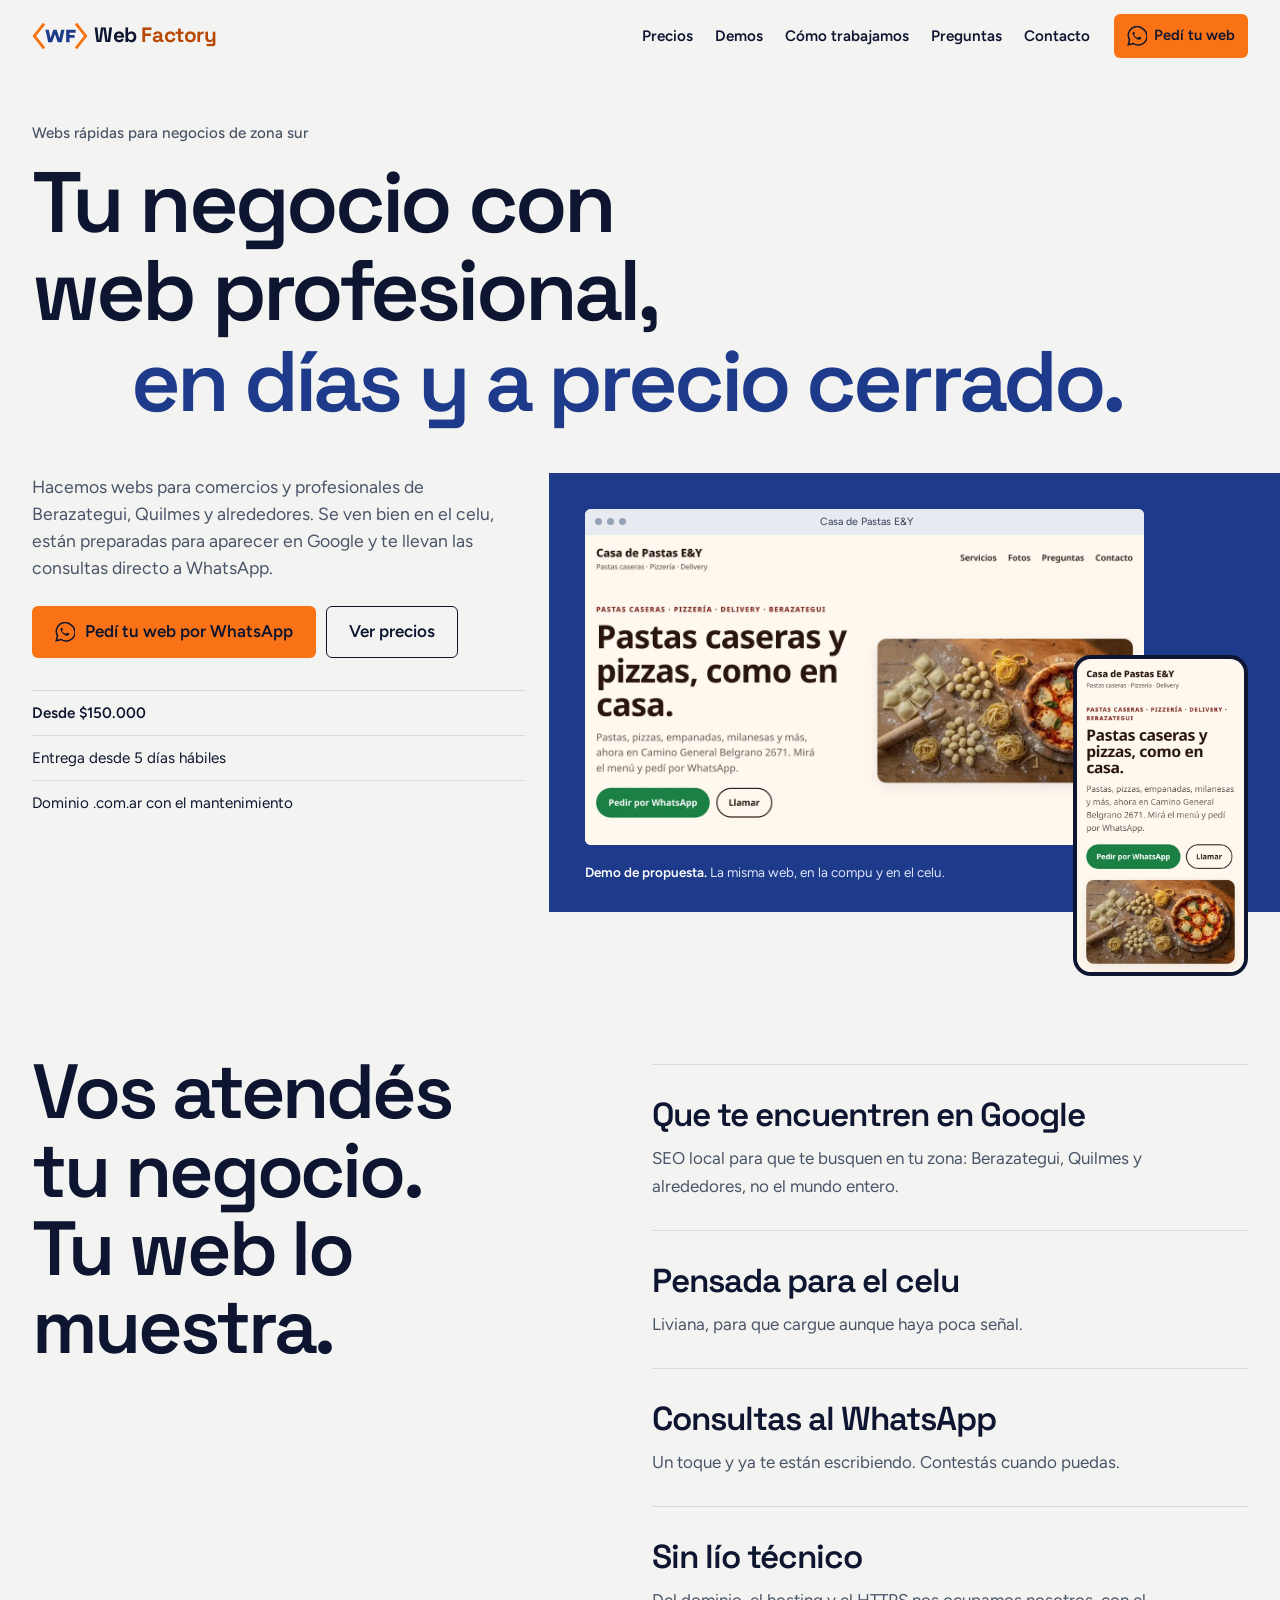
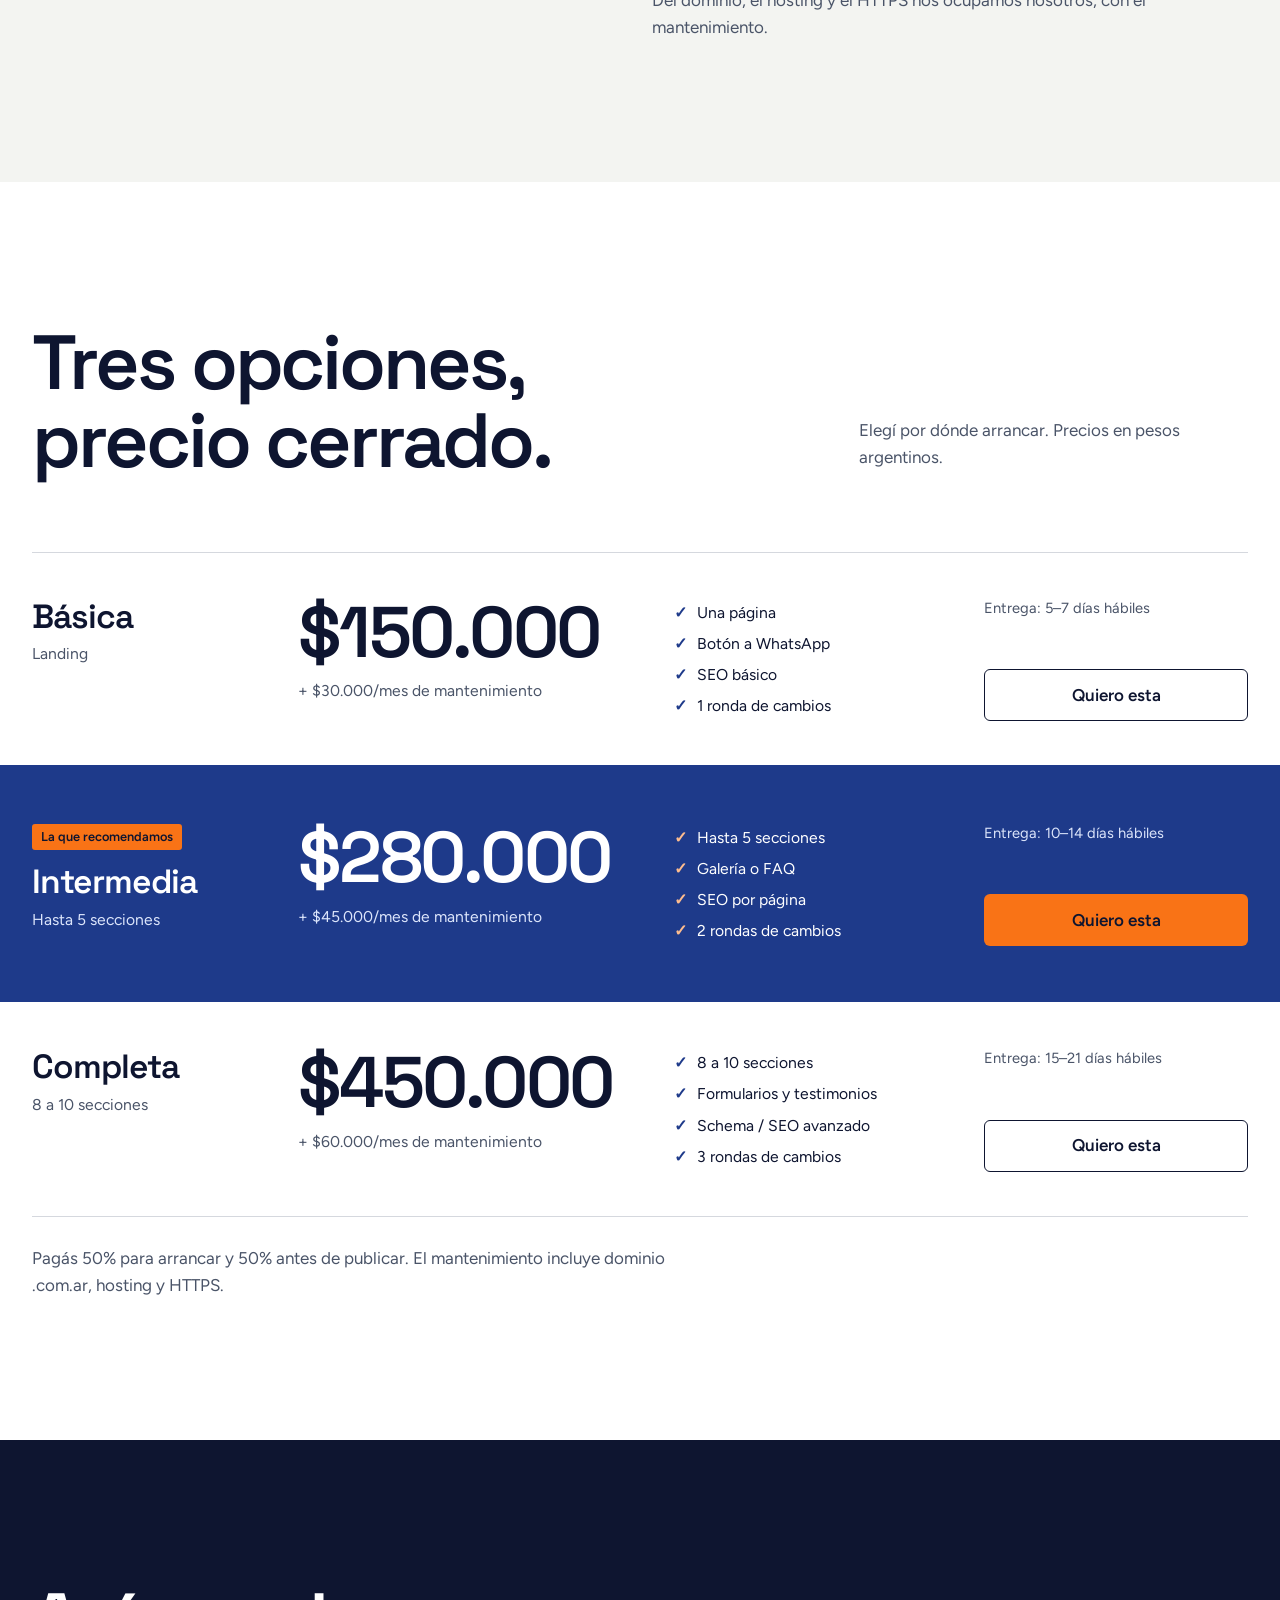
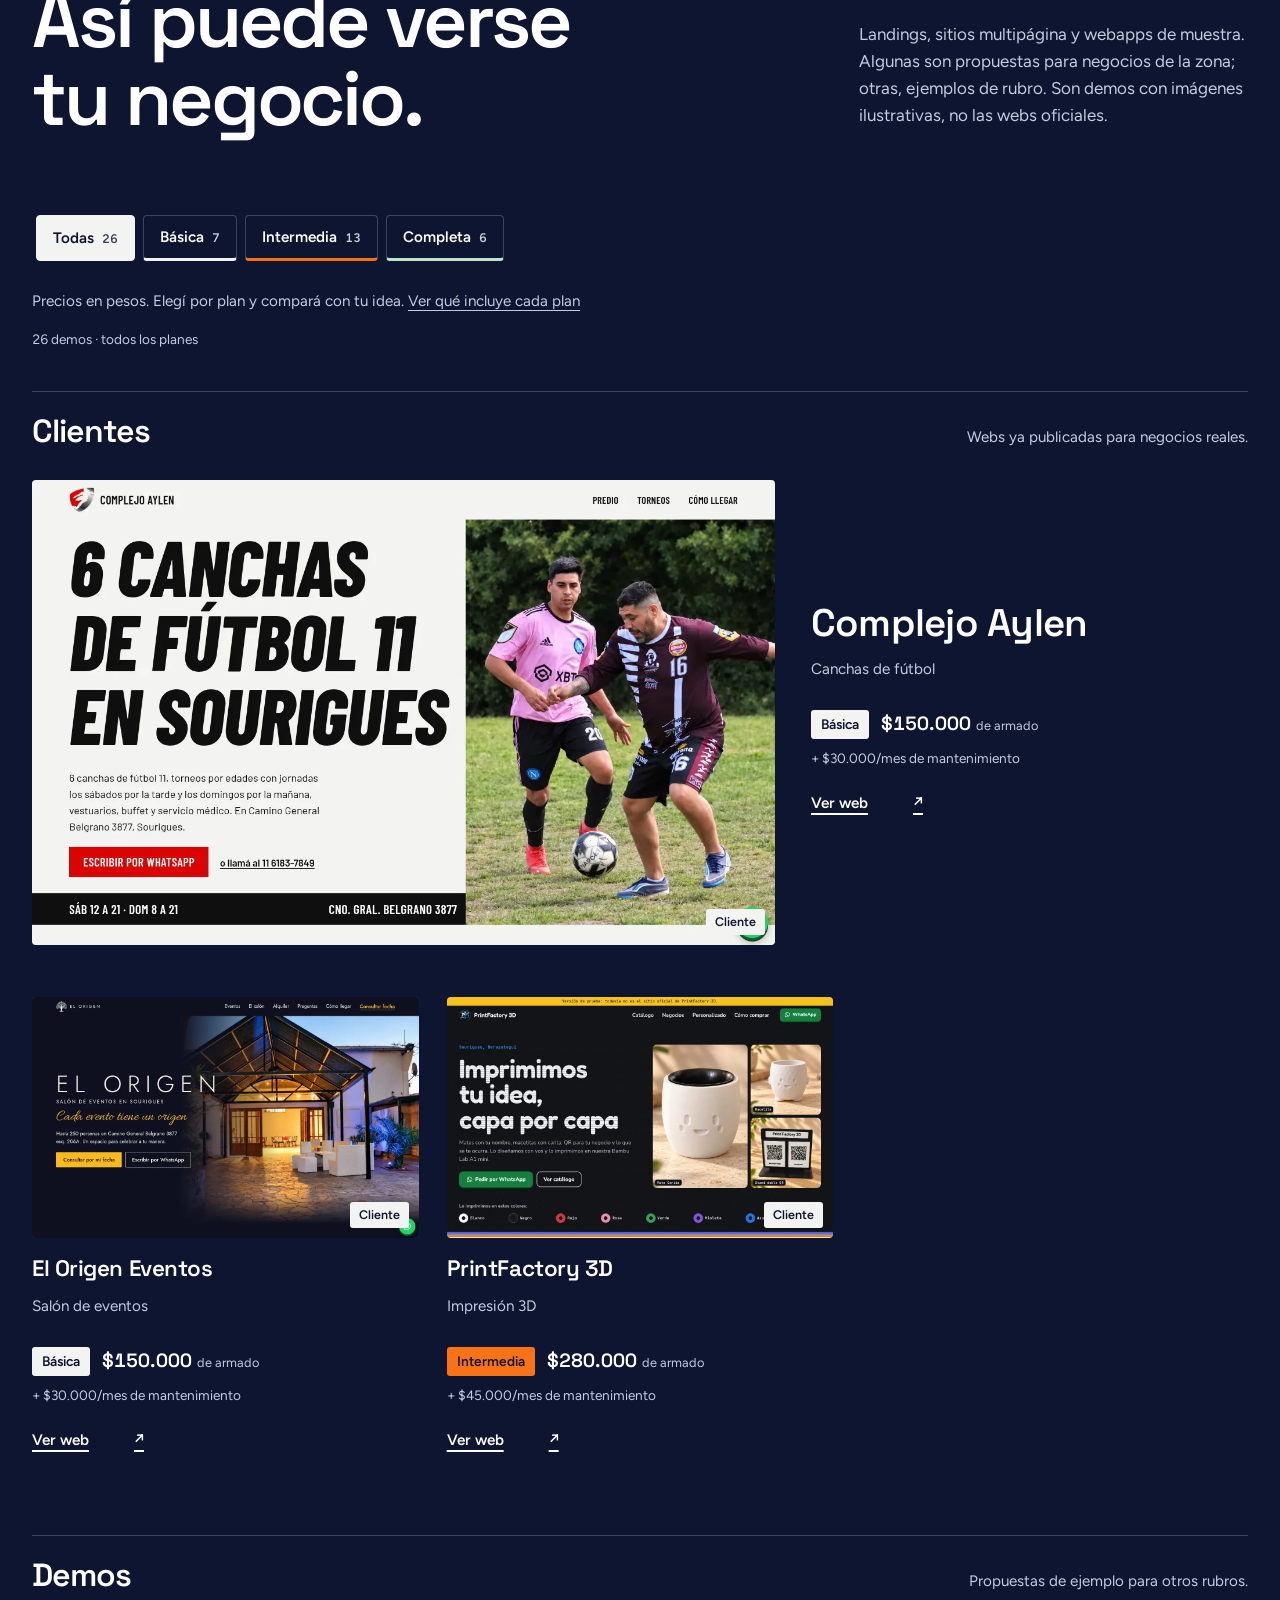
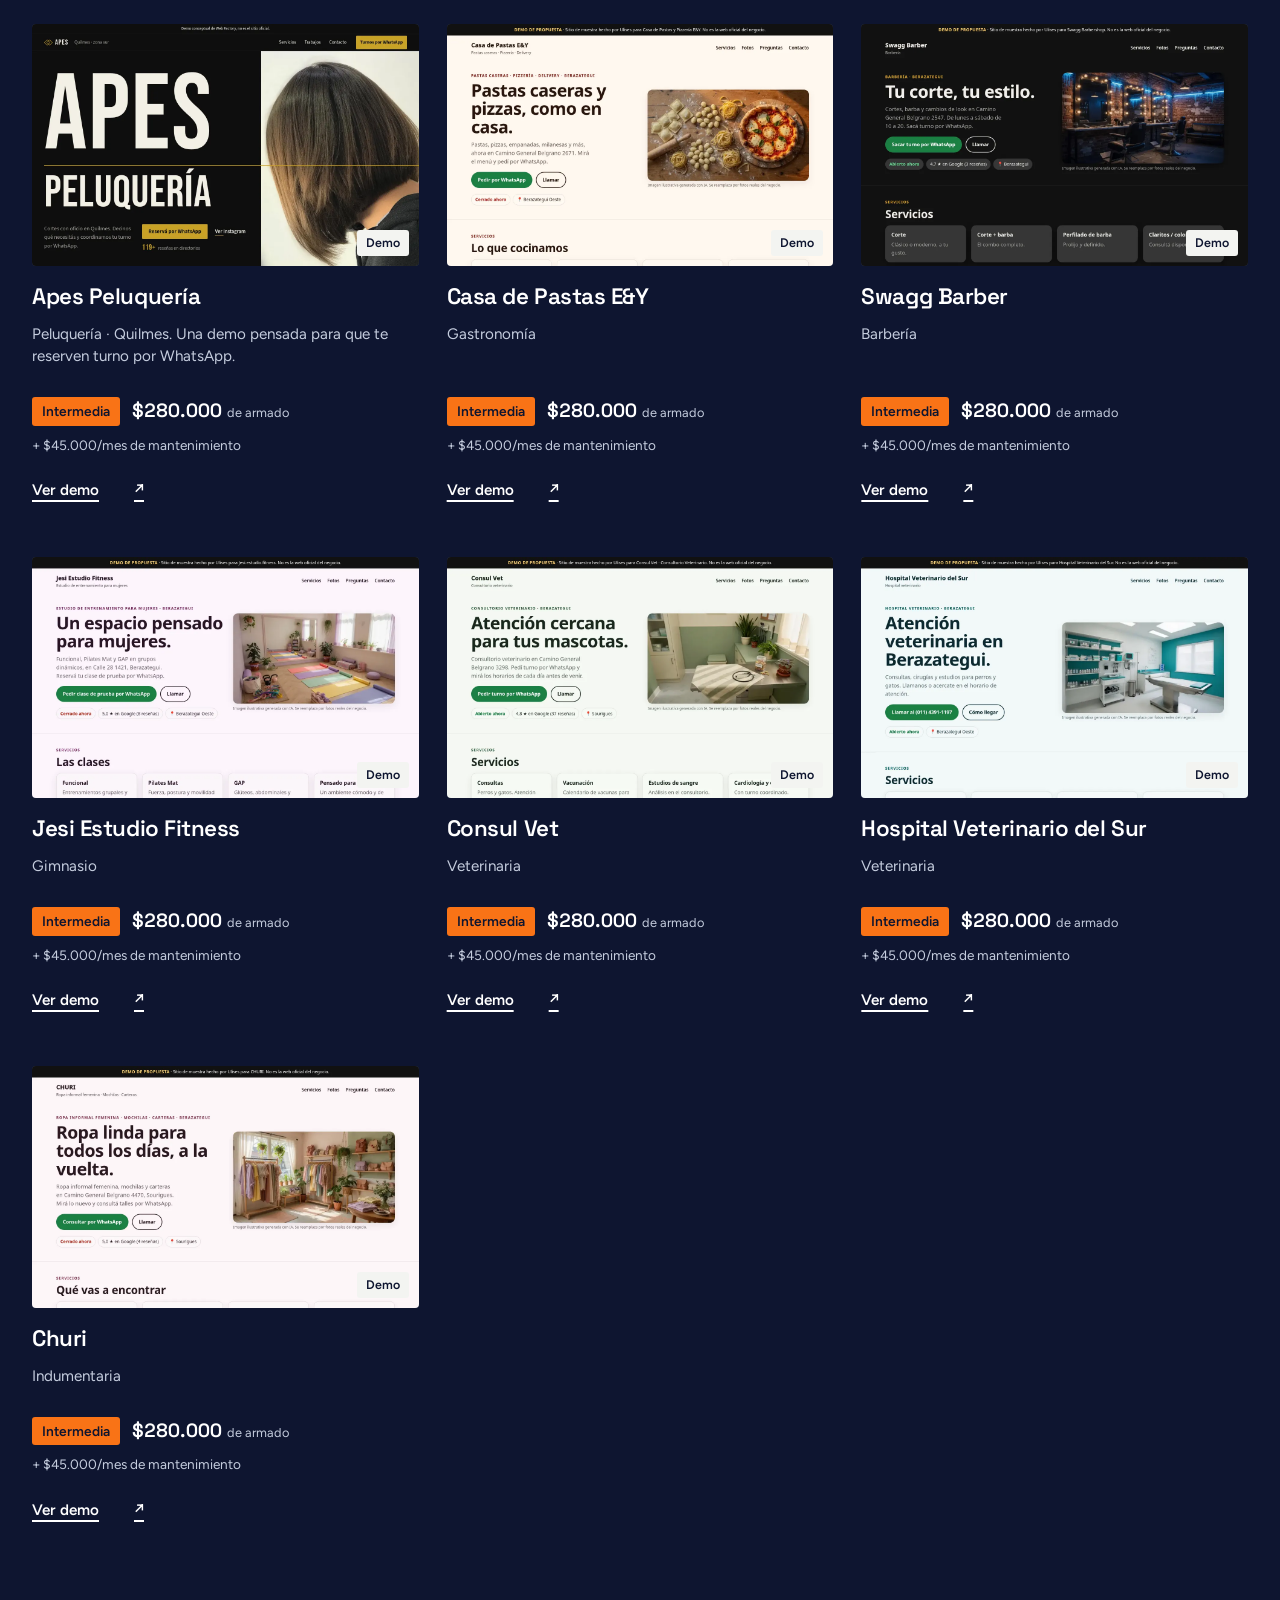
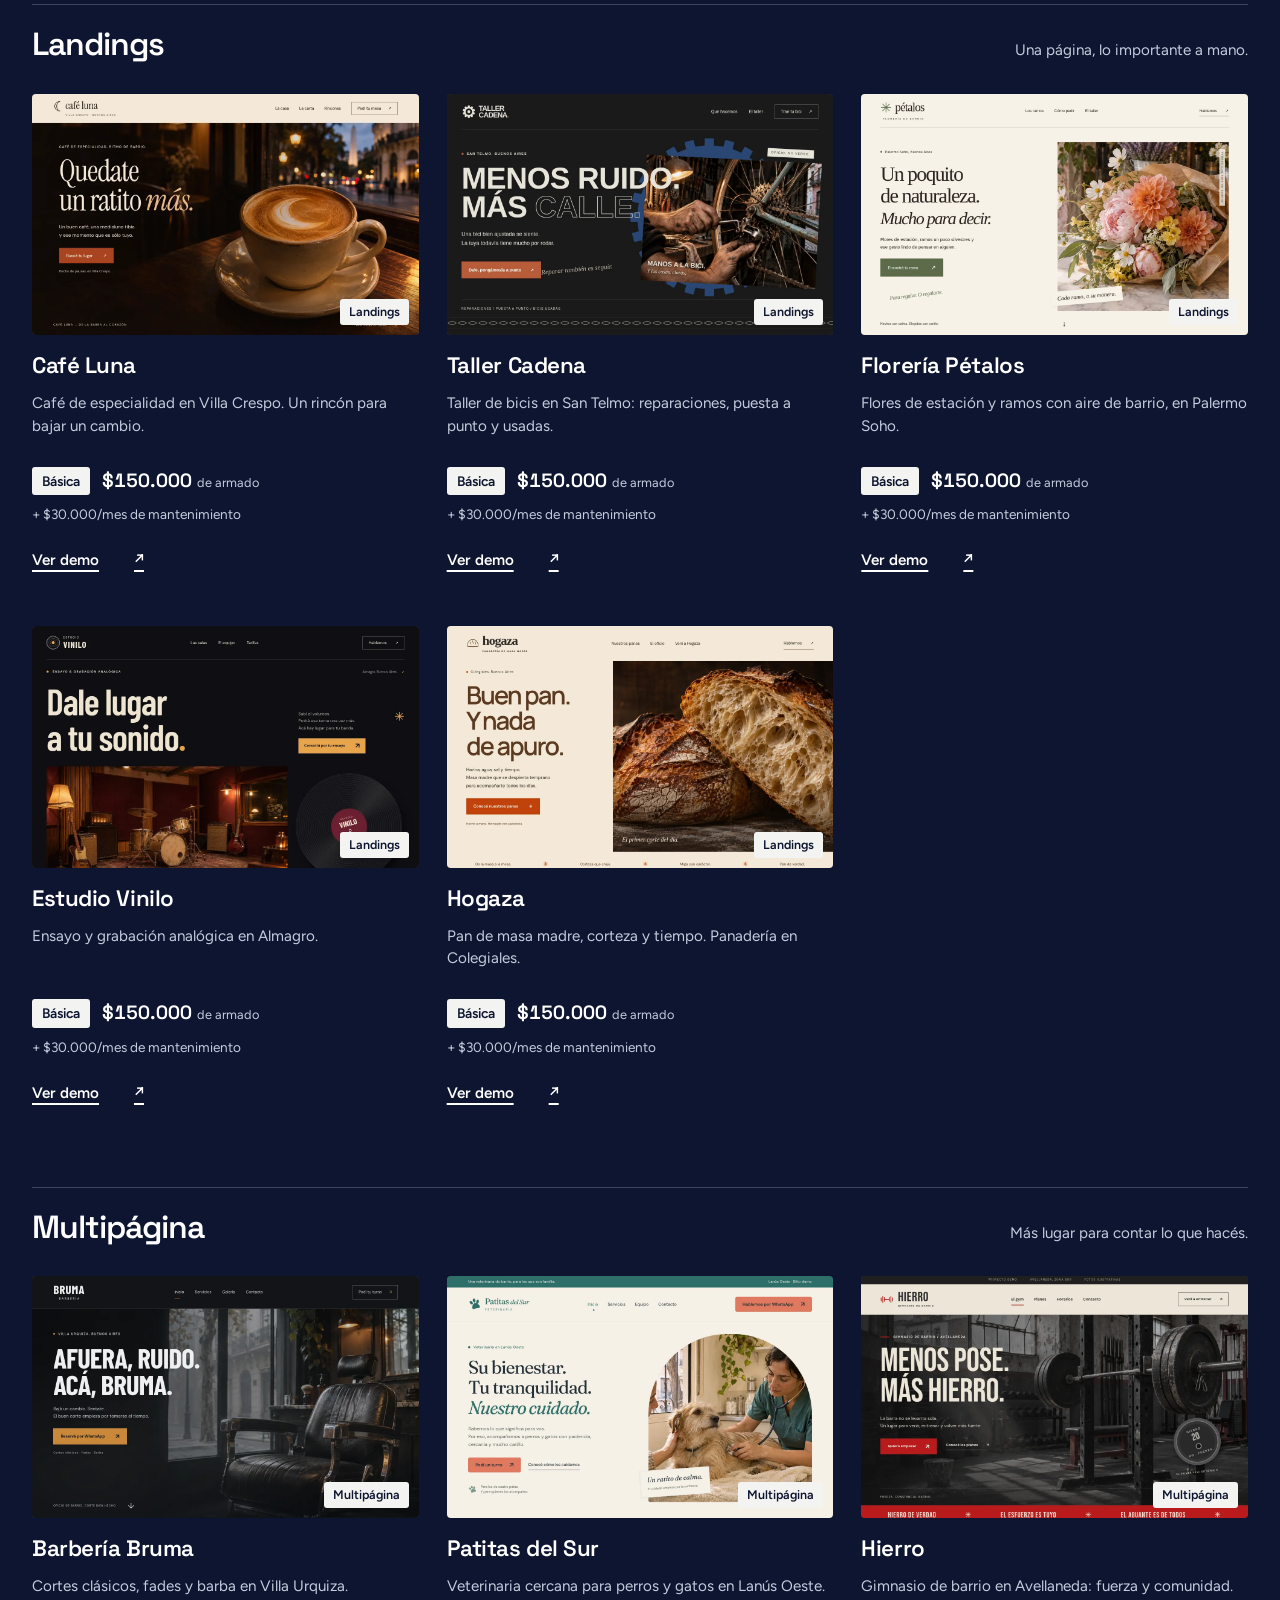
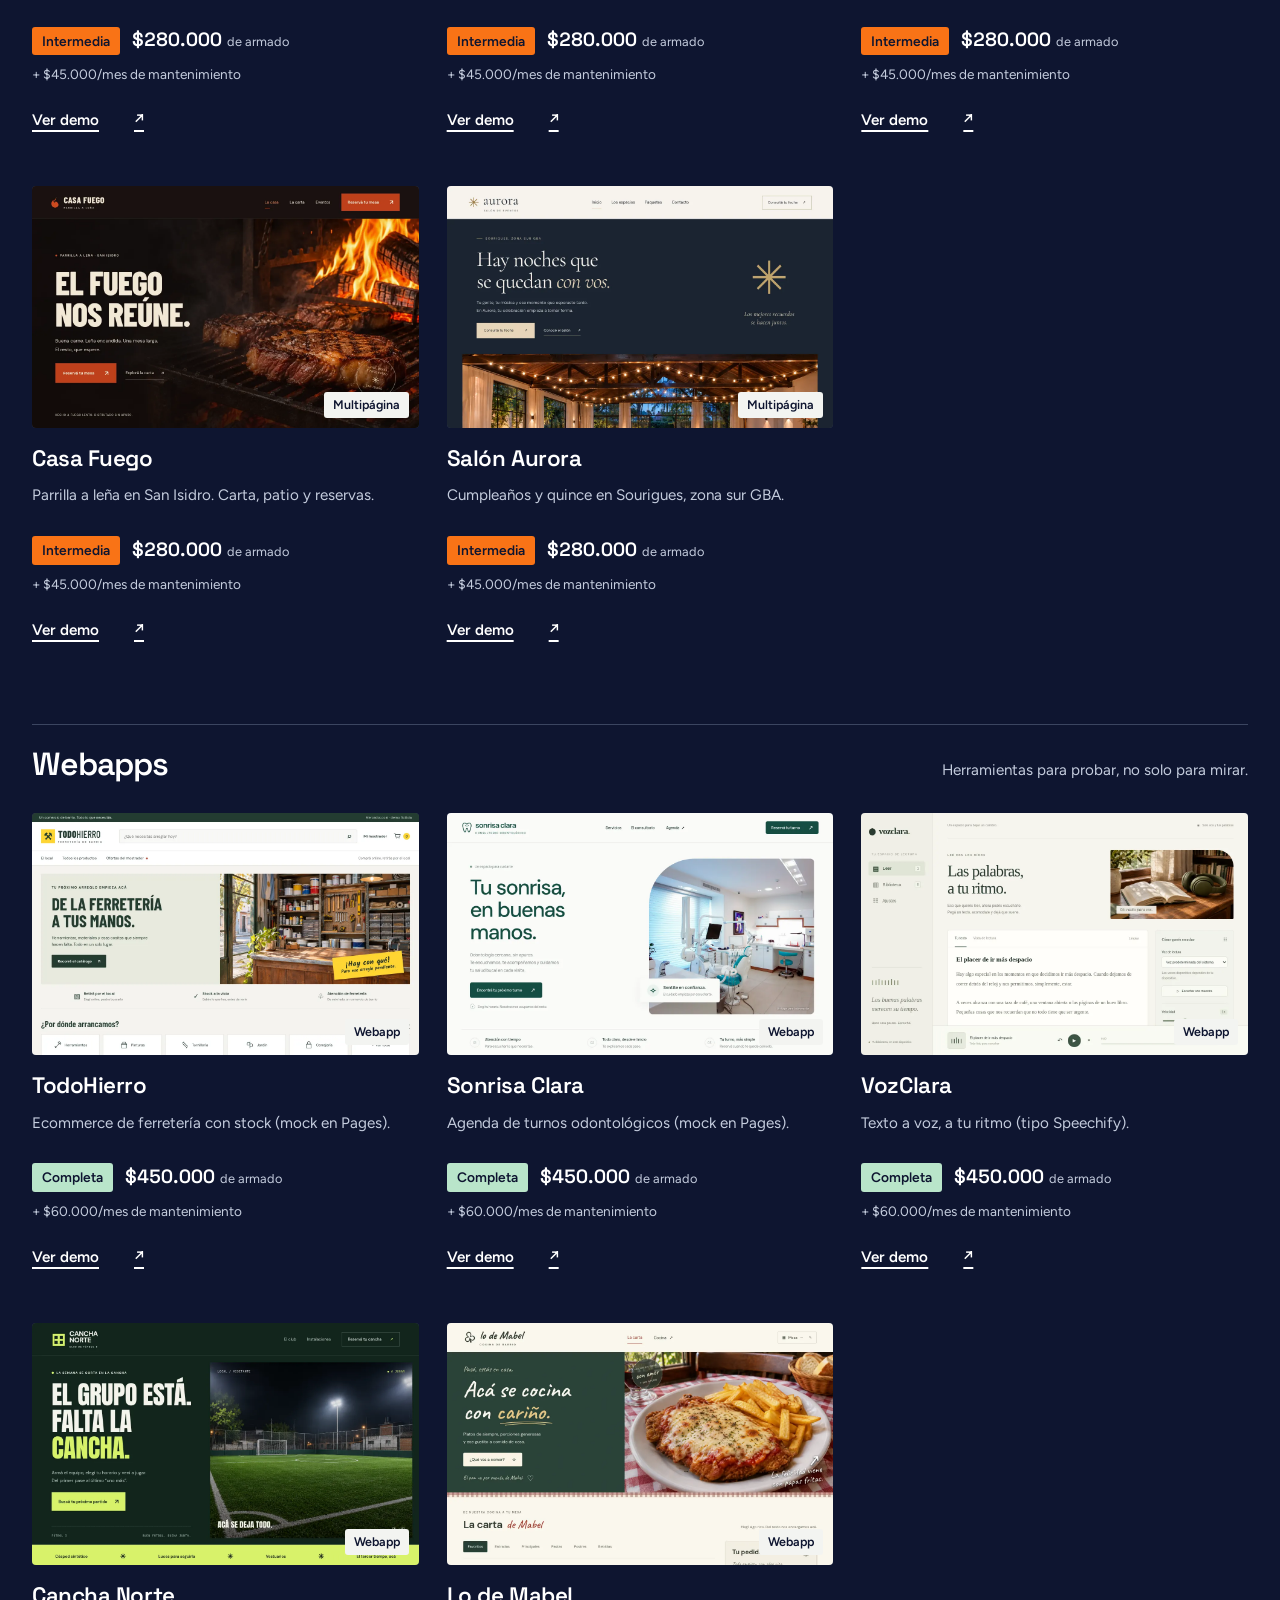
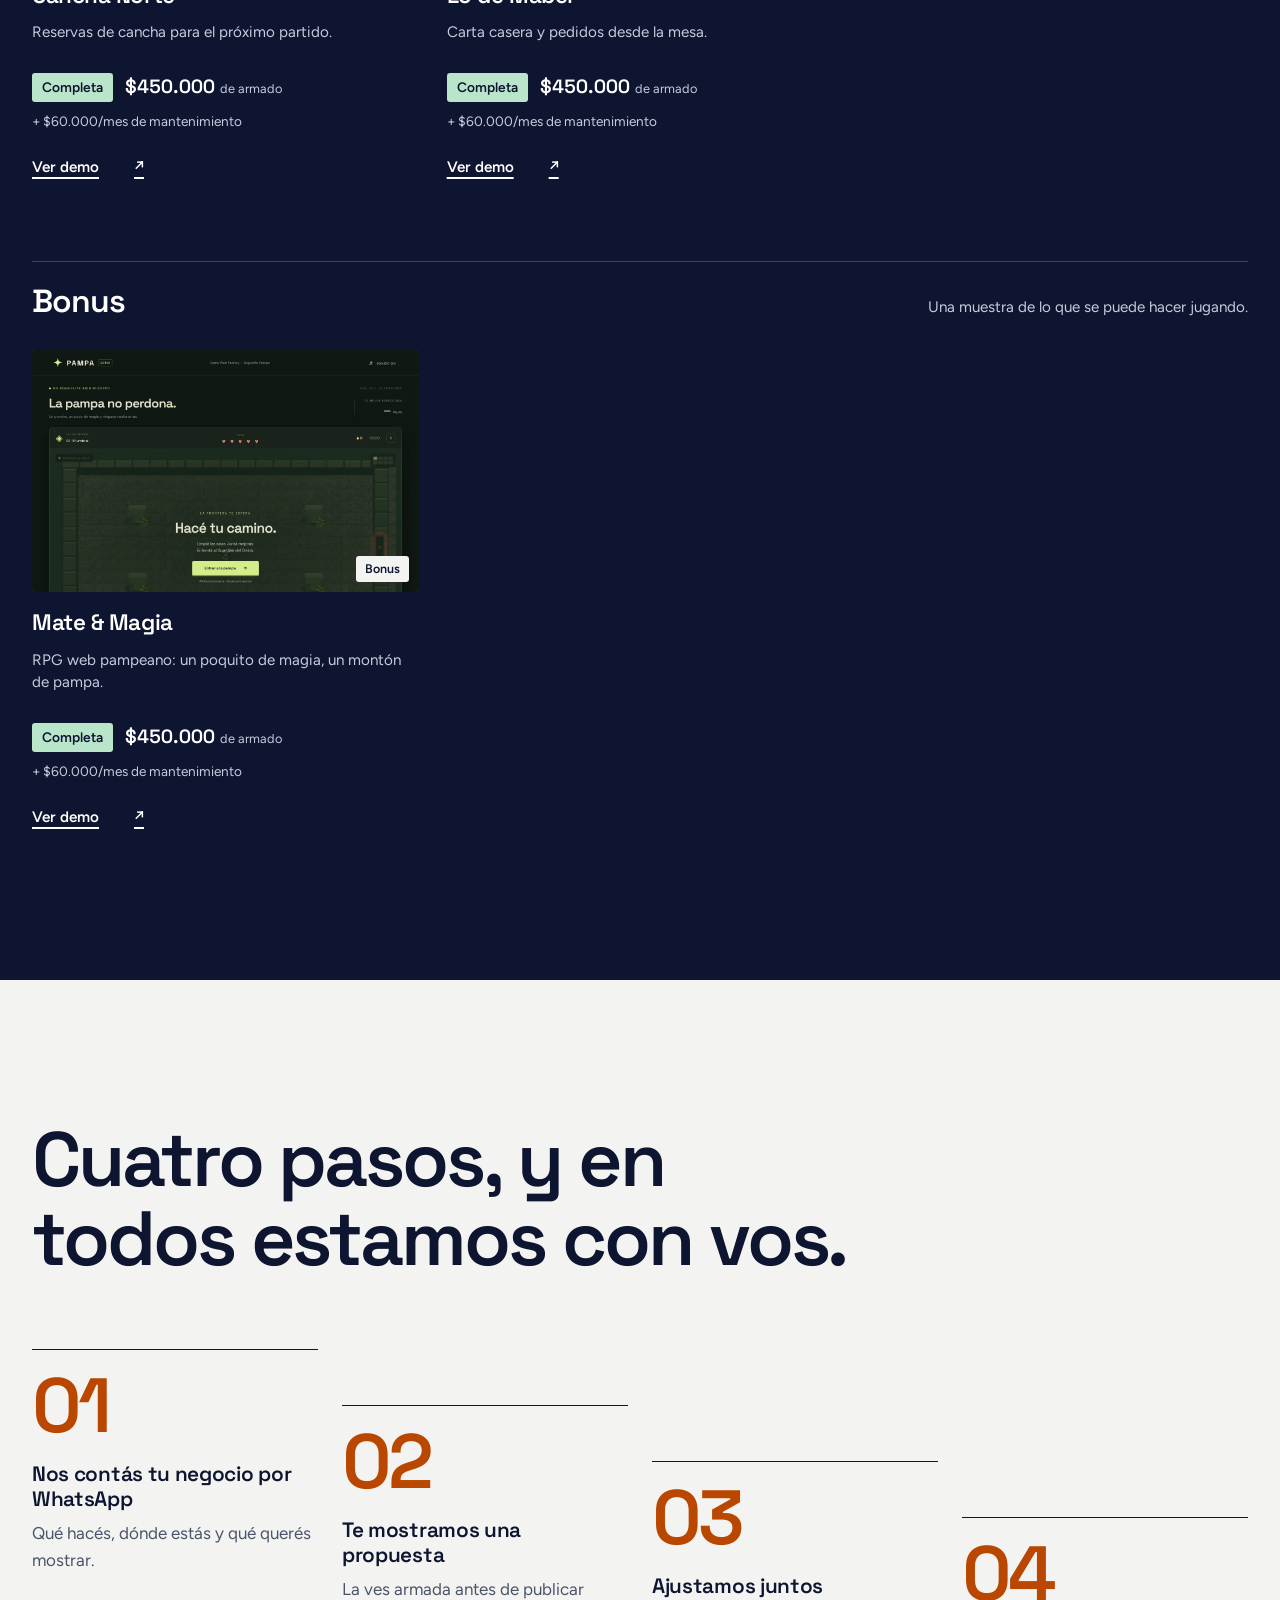
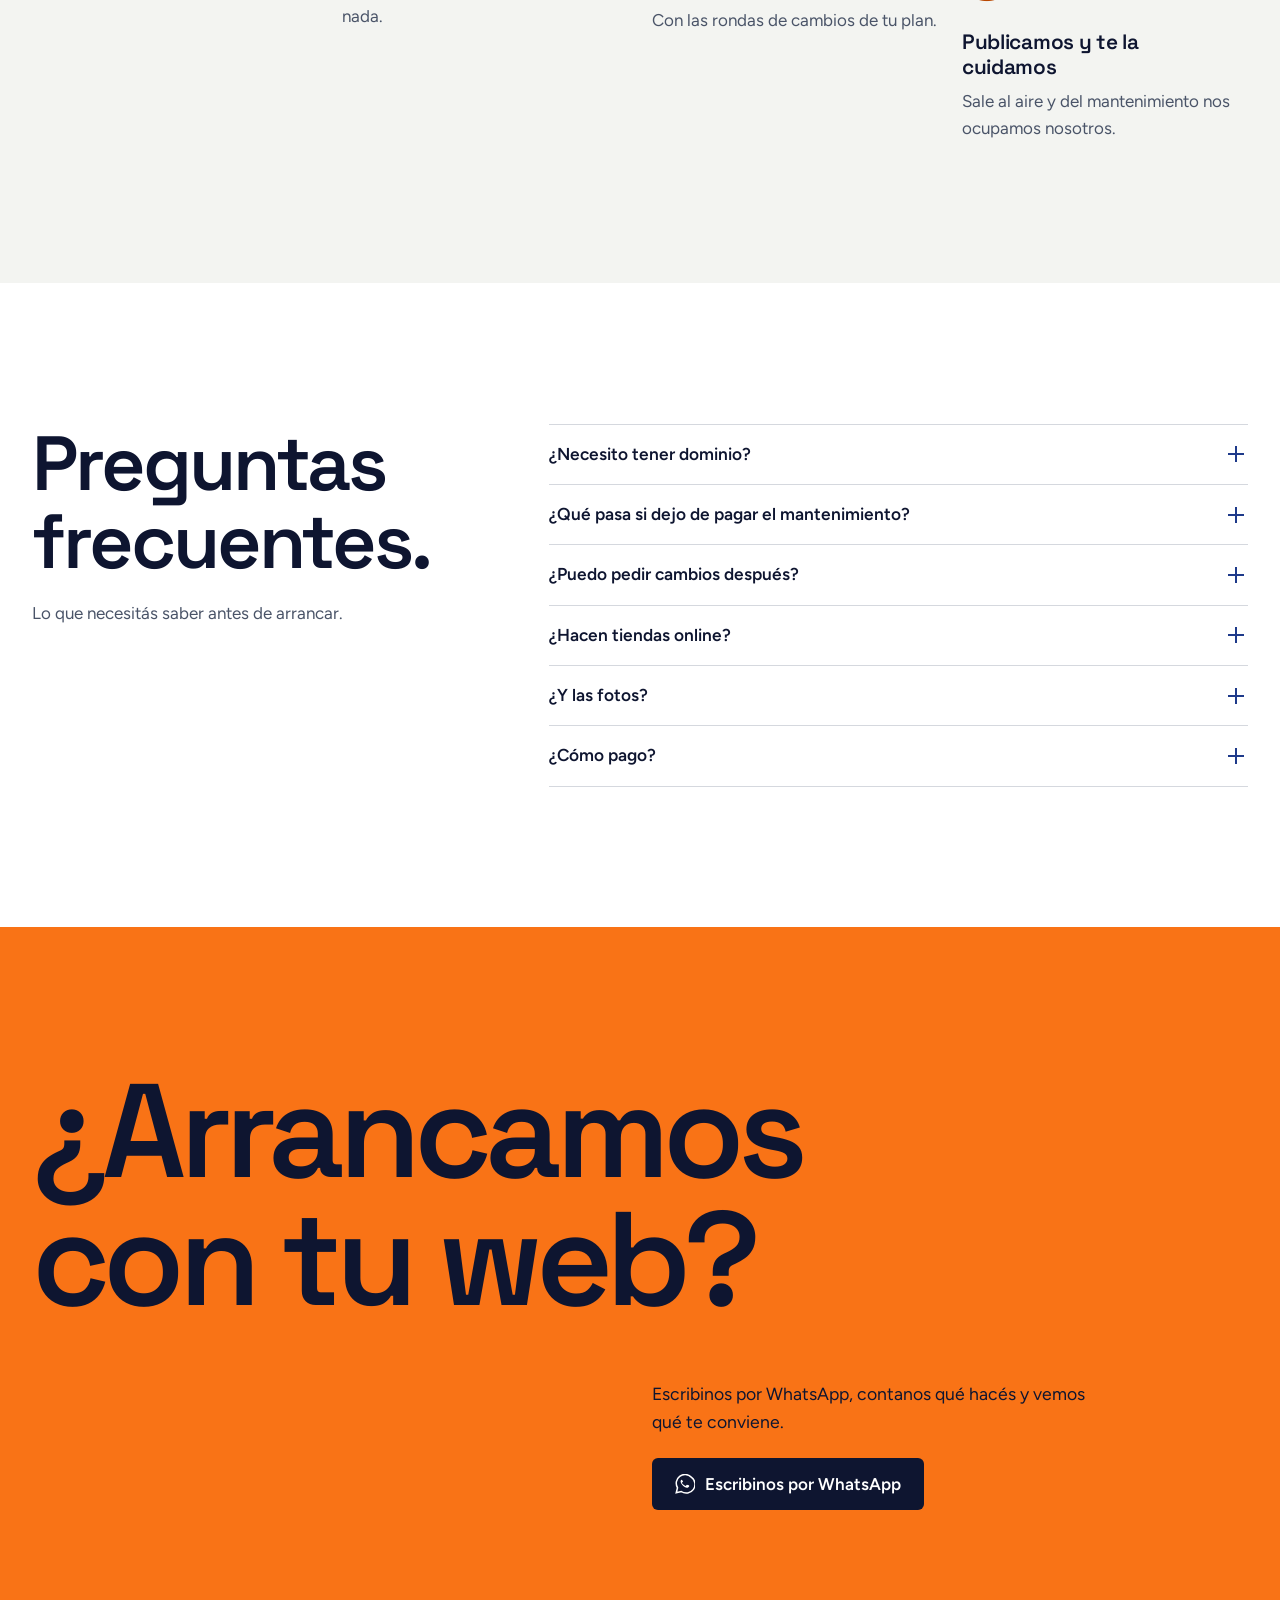
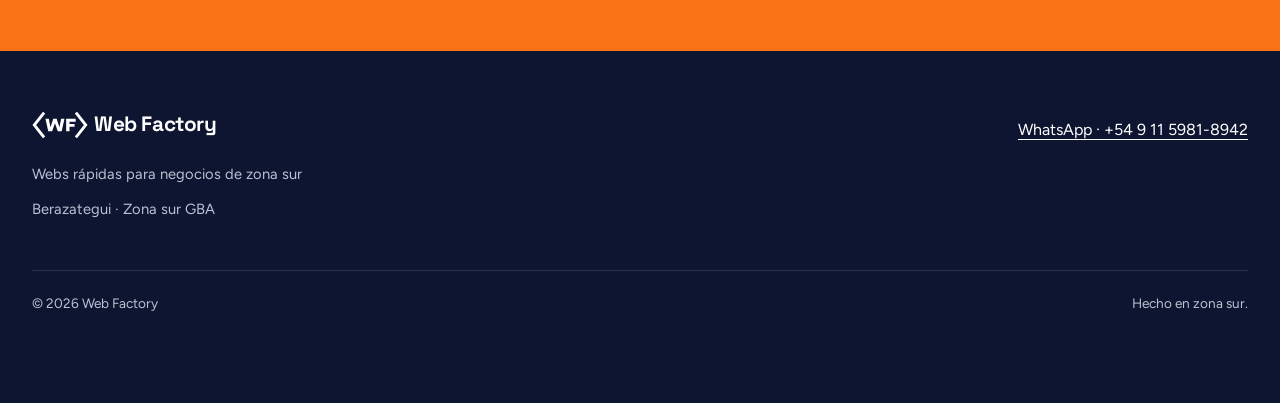
<file: index.html>
<!doctype html>
<html lang="es-AR">
<head>
<meta charset="utf-8"><meta name="viewport" content="width=device-width, initial-scale=1">
<title>Web Factory · Páginas web para negocios en Berazategui y zona sur</title>
<meta name="description" content="Webs rápidas y a precio cerrado para comercios y profesionales de Berazategui, Quilmes y zona sur. Desde $150.000, con dominio .com.ar y WhatsApp.">
<meta name="robots" content="index, follow">
<link rel="canonical" href="https://web-factory-hjs.pages.dev/">
<meta property="og:type" content="website"><meta property="og:locale" content="es_AR"><meta property="og:site_name" content="Web Factory">
<meta property="og:title" content="Web Factory · Páginas web para negocios en Berazategui y zona sur">
<meta property="og:description" content="Webs rápidas y a precio cerrado para comercios y profesionales de Berazategui, Quilmes y zona sur. Desde $150.000, con dominio .com.ar y WhatsApp.">
<meta property="og:url" content="https://web-factory-hjs.pages.dev/"><meta property="og:image" content="https://web-factory-hjs.pages.dev/assets/og.png"><meta property="og:image:width" content="1200"><meta property="og:image:height" content="630"><meta property="og:image:alt" content="Web Factory: tu negocio con web profesional, en días y a precio cerrado.">
<meta name="twitter:card" content="summary_large_image"><meta name="twitter:title" content="Web Factory · Páginas web para negocios en Berazategui y zona sur"><meta name="twitter:description" content="Webs rápidas y a precio cerrado para comercios y profesionales de zona sur."><meta name="twitter:image" content="https://web-factory-hjs.pages.dev/assets/og.png">
<link rel="icon" href="assets/favicon.svg" type="image/svg+xml"><link rel="apple-touch-icon" href="apple-touch-icon.png">
<link rel="preconnect" href="https://fonts.googleapis.com"><link rel="preconnect" href="https://fonts.gstatic.com" crossorigin><link href="https://fonts.googleapis.com/css2?family=Figtree:wght@400;500;600&family=Space+Grotesk:wght@600;700&display=swap" rel="stylesheet">
<link rel="stylesheet" href="assets/styles.css?v=5"><script src="assets/main.js?v=5" defer></script>
<script type="application/ld+json" id="service-schema">{"@context":"https://schema.org","@type":"ProfessionalService","name":"Web Factory","description":"Webs rápidas para negocios de zona sur","url":"https://web-factory-hjs.pages.dev/","telephone":"+5491159818942","areaServed":["Berazategui","Quilmes","Florencio Varela","La Plata"]}</script>
</head>
<body>
<svg width="0" height="0" style="position:absolute" aria-hidden="true"><symbol id="wa-glyph" viewBox="0 0 32 32"><path d="M26 5a14 14 0 0 0-22 17L2 30l8-2A14 14 0 0 0 26 5Z" fill="none" stroke="currentColor" stroke-width="2.4"/><path d="M11 9c-2 0-3 3-1 6s5 6 9 7c3 0 5-3 3-4l-3-1-2 2c-3-1-5-3-6-5l2-2Z" fill="currentColor"/></symbol></svg>
<a class="skip" href="#contenido">Saltar al contenido</a>
<header class="header"><div class="wrap header-inner"><a class="brand" href="#" aria-label="Web Factory, inicio"><img src="assets/logo.svg" width="56" height="36" alt=""><span>Web <b>Factory</b></span></a><button class="menu-toggle" aria-expanded="false" aria-controls="menu">Menú</button><nav id="menu" aria-label="Navegación principal"><a href="#precios">Precios</a><a href="#demos">Demos</a><a href="#como-trabajamos">Cómo trabajamos</a><a href="#preguntas">Preguntas</a><a href="#contacto">Contacto</a></nav><a class="btn header-cta" data-wa href="https://wa.me/5491159818942?text=Hola%2C%20quiero%20una%20web%20para%20mi%20negocio" aria-label="Pedí tu web por WhatsApp"><svg class="wa-icon" viewBox="0 0 32 32" width="20" height="20" aria-hidden="true"><use href="#wa-glyph"/></svg><span class="cta-short">WhatsApp</span><span class="cta-long">Pedí tu web</span></a></div></header>
<main id="contenido">
<section class="hero"><div class="wrap hero-grid">
<p class="kicker">Webs rápidas para negocios de zona sur</p>
<h1><span class="line"><span>Tu negocio con web profesional,</span></span> <span class="line line-in"><span>en días y a precio cerrado.</span></span></h1>
<div class="hero-copy"><p class="lead">Hacemos webs para comercios y profesionales de Berazategui, Quilmes y alrededores. Se ven bien en el celu, están preparadas para aparecer en Google y te llevan las consultas directo a WhatsApp.</p><div class="actions"><a class="btn" data-wa href="https://wa.me/5491159818942?text=Hola%2C%20quiero%20una%20web%20para%20mi%20negocio"><svg class="wa-icon" viewBox="0 0 32 32" width="20" height="20" aria-hidden="true"><use href="#wa-glyph"/></svg>Pedí tu web por WhatsApp</a><a class="btn btn-outline" href="#precios">Ver precios</a></div><ul class="facts"><li data-starting-price>Desde $150.000</li><li>Entrega desde 5 días hábiles</li><li>Dominio .com.ar con el mantenimiento</li></ul></div>
<figure class="hero-visual"><div class="browser"><div class="browser-bar" aria-hidden="true"><i></i><i></i><i></i><span>Casa de Pastas E&amp;Y</span></div><img src="img/hero-desktop.webp?v=2" width="1200" height="664" alt="Demo de Casa de Pastas E&amp;Y en la compu: título, descripción, botón de pedido por WhatsApp y foto de pastas y pizza." fetchpriority="high"></div><div class="phone"><img src="img/hero-phone.webp?v=2" width="480" height="899" alt="La misma demo adaptada a la pantalla del celular."></div><figcaption><b>Demo de propuesta.</b> La misma web, en la compu y en el celu.</figcaption></figure>
</div></section>
<section class="benefits section"><div class="wrap benefits-layout"><div class="section-heading" data-reveal><h2>Vos atendés tu negocio.<br>Tu web lo muestra.</h2></div><div class="benefit-list">
<article class="benefit"><h3>Que te encuentren en Google</h3><p>SEO local para que te busquen en tu zona: Berazategui, Quilmes y alrededores, no el mundo entero.</p></article>
<article class="benefit"><h3>Pensada para el celu</h3><p>Liviana, para que cargue aunque haya poca señal.</p></article>
<article class="benefit"><h3>Consultas al WhatsApp</h3><p>Un toque y ya te están escribiendo. Contestás cuando puedas.</p></article>
<article class="benefit"><h3>Sin lío técnico</h3><p>Del dominio, el hosting y el HTTPS nos ocupamos nosotros, con el mantenimiento.</p></article>
</div></div></section>
<section class="section prices-section" id="precios"><div class="wrap"><div class="section-heading split" data-reveal><h2>Tres opciones, precio cerrado.</h2><p>Elegí por dónde arrancar. Precios en pesos argentinos.</p></div><div id="price-grid" class="price-list">
<article class="price-card"><div class="price-name"><h3>Básica</h3><p class="subtitle">Landing</p></div><div class="price-money"><p class="price">$150.000</p><p class="maintenance">+ $30.000/mes de mantenimiento</p></div><ul class="includes"><li>Una página</li><li>Botón a WhatsApp</li><li>SEO básico</li><li>1 ronda de cambios</li></ul><div class="price-action"><p class="days">Entrega: 5–7 días hábiles</p><a class="btn btn-outline" href="https://wa.me/5491159818942?text=Hola%2C%20me%20interesa%20la%20web%20B%C3%A1sica" aria-label="Quiero esta: Básica">Quiero esta</a></div></article>
<article class="price-card featured"><div class="price-name"><span class="badge">La que recomendamos</span><h3>Intermedia</h3><p class="subtitle">Hasta 5 secciones</p></div><div class="price-money"><p class="price">$280.000</p><p class="maintenance">+ $45.000/mes de mantenimiento</p></div><ul class="includes"><li>Hasta 5 secciones</li><li>Galería o FAQ</li><li>SEO por página</li><li>2 rondas de cambios</li></ul><div class="price-action"><p class="days">Entrega: 10–14 días hábiles</p><a class="btn" href="https://wa.me/5491159818942?text=Hola%2C%20me%20interesa%20la%20web%20Intermedia" aria-label="Quiero esta: Intermedia">Quiero esta</a></div></article>
<article class="price-card"><div class="price-name"><h3>Completa</h3><p class="subtitle">8 a 10 secciones</p></div><div class="price-money"><p class="price">$450.000</p><p class="maintenance">+ $60.000/mes de mantenimiento</p></div><ul class="includes"><li>8 a 10 secciones</li><li>Formularios y testimonios</li><li>Schema / SEO avanzado</li><li>3 rondas de cambios</li></ul><div class="price-action"><p class="days">Entrega: 15–21 días hábiles</p><a class="btn btn-outline" href="https://wa.me/5491159818942?text=Hola%2C%20me%20interesa%20la%20web%20Completa" aria-label="Quiero esta: Completa">Quiero esta</a></div></article>
</div><p class="payment-note">Pagás 50% para arrancar y 50% antes de publicar. El mantenimiento incluye dominio .com.ar, hosting y HTTPS.</p></div></section>
<section class="section demos-section" id="demos" aria-labelledby="demos-title"><div class="wrap">
  <div class="section-heading split" data-reveal><h2 id="demos-title">Así puede verse tu negocio.</h2><p>Landings, sitios multipágina y webapps de muestra. Algunas son propuestas para negocios de la zona; otras, ejemplos de rubro. Son demos con imágenes ilustrativas, no las webs oficiales.</p></div>
  <div class="demo-toolbar">
    <div class="demo-filters" role="group" aria-label="Filtrar demos por plan" hidden>
      <button type="button" class="plan-filter" data-filter="todas" aria-pressed="true">Todas <span>26</span></button>
      <button type="button" class="plan-filter" data-filter="basica" aria-pressed="false">Básica <span>7</span></button>
      <button type="button" class="plan-filter" data-filter="intermedia" aria-pressed="false">Intermedia <span>13</span></button>
      <button type="button" class="plan-filter" data-filter="completa" aria-pressed="false">Completa <span>6</span></button>
    </div>
    <p class="demo-plan-note">Precios en pesos. Elegí por plan y compará con tu idea. <a href="#precios">Ver qué incluye cada plan</a></p>
    <p class="demo-results" role="status" aria-live="polite" aria-atomic="true">26 demos · todos los planes</p>
  </div>
  <section class="demo-cat" aria-labelledby="demo-category-0">
    <div class="demo-cat-heading"><h3 class="demo-cat-title" id="demo-category-0">Clientes</h3><p>Webs ya publicadas para negocios reales.</p></div>
    <div class="demo-grid" id="demo-grid">
      <article class="demo-card featured-demo" data-plan="basica" data-demo="complejo-aylen-kit-demo">
        <div class="demo-image"><span class="demo-tag">Cliente</span><img src="img/demos/complejo-aylen.webp?v=3" alt="Vista inicial de la web de Complejo Aylen" width="1280" height="800" loading="lazy" decoding="async"></div>
        <div class="demo-info">
          <h4>Complejo Aylen</h4>
          <p>Canchas de fútbol</p>
          <div class="demo-plan"><span class="plan-badge plan-badge--basica">Básica</span><span class="demo-setup">$150.000 <small>de armado</small></span><span class="demo-maint">+ $30.000/mes de mantenimiento</span></div>
          <a href="https://complejoaylen.com.ar/" target="_blank" rel="noopener" aria-label="Ver web de Complejo Aylen (abre en otra pestaña)">Ver web <span aria-hidden="true">↗</span></a>
        </div>
      </article>
      <article class="demo-card" data-plan="basica" data-demo="el-origen-eventos-kit-demo">
        <div class="demo-image"><span class="demo-tag">Cliente</span><img src="img/demos/el-origen-eventos.webp?v=3" alt="Vista inicial de la web de El Origen Eventos" width="1280" height="800" loading="lazy" decoding="async"></div>
        <div class="demo-info">
          <h4>El Origen Eventos</h4>
          <p>Salón de eventos</p>
          <div class="demo-plan"><span class="plan-badge plan-badge--basica">Básica</span><span class="demo-setup">$150.000 <small>de armado</small></span><span class="demo-maint">+ $30.000/mes de mantenimiento</span></div>
          <a href="https://elorigeneventos.com.ar/" target="_blank" rel="noopener" aria-label="Ver web de El Origen Eventos (abre en otra pestaña)">Ver web <span aria-hidden="true">↗</span></a>
        </div>
      </article>
      <article class="demo-card" data-plan="intermedia" data-demo="printfactory3d">
        <div class="demo-image"><span class="demo-tag">Cliente</span><img src="img/demos/printfactory3d.webp?v=3" alt="Vista inicial de la web de PrintFactory 3D" width="1280" height="800" loading="lazy" decoding="async"></div>
        <div class="demo-info">
          <h4>PrintFactory 3D</h4>
          <p>Impresión 3D</p>
          <div class="demo-plan"><span class="plan-badge plan-badge--intermedia">Intermedia</span><span class="demo-setup">$280.000 <small>de armado</small></span><span class="demo-maint">+ $45.000/mes de mantenimiento</span></div>
          <a href="https://printfactory3d.pages.dev/" target="_blank" rel="noopener" aria-label="Ver web de PrintFactory 3D (abre en otra pestaña)">Ver web <span aria-hidden="true">↗</span></a>
        </div>
      </article>
    </div>
  </section>
  <section class="demo-cat" aria-labelledby="demo-category-1">
    <div class="demo-cat-heading"><h3 class="demo-cat-title" id="demo-category-1">Demos</h3><p>Propuestas de ejemplo para otros rubros.</p></div>
    <div class="demo-grid demo-grid--cat">
      <article class="demo-card" data-plan="intermedia" data-demo="apes-peluqueria">
        <div class="demo-image"><span class="demo-tag">Demo</span><img src="img/demos/apes-peluqueria.webp?v=3" alt="Vista inicial de la demo de Apes Peluquería" width="1280" height="800" loading="lazy" decoding="async"></div>
        <div class="demo-info">
          <h4>Apes Peluquería</h4>
          <p>Peluquería · Quilmes. Una demo pensada para que te reserven turno por WhatsApp.</p>
          <div class="demo-plan"><span class="plan-badge plan-badge--intermedia">Intermedia</span><span class="demo-setup">$280.000 <small>de armado</small></span><span class="demo-maint">+ $45.000/mes de mantenimiento</span></div>
          <a href="https://apes-peluqueria.pages.dev/" target="_blank" rel="noopener" aria-label="Ver demo de Apes Peluquería (abre en otra pestaña)">Ver demo <span aria-hidden="true">↗</span></a>
        </div>
      </article>
      <article class="demo-card" data-plan="intermedia" data-demo="casa-de-pastas-ey">
        <div class="demo-image"><span class="demo-tag">Demo</span><img src="img/demos/casa-de-pastas-ey.webp?v=3" alt="Vista inicial de la demo de Casa de Pastas E&amp;Y" width="1280" height="800" loading="lazy" decoding="async"></div>
        <div class="demo-info">
          <h4>Casa de Pastas E&amp;Y</h4>
          <p>Gastronomía</p>
          <div class="demo-plan"><span class="plan-badge plan-badge--intermedia">Intermedia</span><span class="demo-setup">$280.000 <small>de armado</small></span><span class="demo-maint">+ $45.000/mes de mantenimiento</span></div>
          <a href="https://elulises15.github.io/demos-clientes/casa-de-pastas-ey/" target="_blank" rel="noopener" aria-label="Ver demo de Casa de Pastas E&amp;Y (abre en otra pestaña)">Ver demo <span aria-hidden="true">↗</span></a>
        </div>
      </article>
      <article class="demo-card" data-plan="intermedia" data-demo="swagg-barber">
        <div class="demo-image"><span class="demo-tag">Demo</span><img src="img/demos/swagg-barber.webp?v=3" alt="Vista inicial de la demo de Swagg Barber" width="1280" height="800" loading="lazy" decoding="async"></div>
        <div class="demo-info">
          <h4>Swagg Barber</h4>
          <p>Barbería</p>
          <div class="demo-plan"><span class="plan-badge plan-badge--intermedia">Intermedia</span><span class="demo-setup">$280.000 <small>de armado</small></span><span class="demo-maint">+ $45.000/mes de mantenimiento</span></div>
          <a href="https://elulises15.github.io/demos-clientes/swagg-barber/" target="_blank" rel="noopener" aria-label="Ver demo de Swagg Barber (abre en otra pestaña)">Ver demo <span aria-hidden="true">↗</span></a>
        </div>
      </article>
      <article class="demo-card" data-plan="intermedia" data-demo="jesi-estudio-fitness">
        <div class="demo-image"><span class="demo-tag">Demo</span><img src="img/demos/jesi-estudio-fitness.webp?v=3" alt="Vista inicial de la demo de Jesi Estudio Fitness" width="1280" height="800" loading="lazy" decoding="async"></div>
        <div class="demo-info">
          <h4>Jesi Estudio Fitness</h4>
          <p>Gimnasio</p>
          <div class="demo-plan"><span class="plan-badge plan-badge--intermedia">Intermedia</span><span class="demo-setup">$280.000 <small>de armado</small></span><span class="demo-maint">+ $45.000/mes de mantenimiento</span></div>
          <a href="https://elulises15.github.io/demos-clientes/jesi-estudio-fitness/" target="_blank" rel="noopener" aria-label="Ver demo de Jesi Estudio Fitness (abre en otra pestaña)">Ver demo <span aria-hidden="true">↗</span></a>
        </div>
      </article>
      <article class="demo-card" data-plan="intermedia" data-demo="consul-vet">
        <div class="demo-image"><span class="demo-tag">Demo</span><img src="img/demos/consul-vet.webp?v=3" alt="Vista inicial de la demo de Consul Vet" width="1280" height="800" loading="lazy" decoding="async"></div>
        <div class="demo-info">
          <h4>Consul Vet</h4>
          <p>Veterinaria</p>
          <div class="demo-plan"><span class="plan-badge plan-badge--intermedia">Intermedia</span><span class="demo-setup">$280.000 <small>de armado</small></span><span class="demo-maint">+ $45.000/mes de mantenimiento</span></div>
          <a href="https://elulises15.github.io/demos-clientes/consul-vet/" target="_blank" rel="noopener" aria-label="Ver demo de Consul Vet (abre en otra pestaña)">Ver demo <span aria-hidden="true">↗</span></a>
        </div>
      </article>
      <article class="demo-card" data-plan="intermedia" data-demo="hospital-veterinario-del-sur">
        <div class="demo-image"><span class="demo-tag">Demo</span><img src="img/demos/hospital-veterinario-del-sur.webp?v=3" alt="Vista inicial de la demo de Hospital Veterinario del Sur" width="1280" height="800" loading="lazy" decoding="async"></div>
        <div class="demo-info">
          <h4>Hospital Veterinario del Sur</h4>
          <p>Veterinaria</p>
          <div class="demo-plan"><span class="plan-badge plan-badge--intermedia">Intermedia</span><span class="demo-setup">$280.000 <small>de armado</small></span><span class="demo-maint">+ $45.000/mes de mantenimiento</span></div>
          <a href="https://elulises15.github.io/demos-clientes/hospital-veterinario-del-sur/" target="_blank" rel="noopener" aria-label="Ver demo de Hospital Veterinario del Sur (abre en otra pestaña)">Ver demo <span aria-hidden="true">↗</span></a>
        </div>
      </article>
      <article class="demo-card" data-plan="intermedia" data-demo="churi">
        <div class="demo-image"><span class="demo-tag">Demo</span><img src="img/demos/churi.webp?v=3" alt="Vista inicial de la demo de Churi" width="1280" height="800" loading="lazy" decoding="async"></div>
        <div class="demo-info">
          <h4>Churi</h4>
          <p>Indumentaria</p>
          <div class="demo-plan"><span class="plan-badge plan-badge--intermedia">Intermedia</span><span class="demo-setup">$280.000 <small>de armado</small></span><span class="demo-maint">+ $45.000/mes de mantenimiento</span></div>
          <a href="https://elulises15.github.io/demos-clientes/churi/" target="_blank" rel="noopener" aria-label="Ver demo de Churi (abre en otra pestaña)">Ver demo <span aria-hidden="true">↗</span></a>
        </div>
      </article>
    </div>
  </section>
  <section class="demo-cat" aria-labelledby="demo-category-2">
    <div class="demo-cat-heading"><h3 class="demo-cat-title" id="demo-category-2">Landings</h3><p>Una página, lo importante a mano.</p></div>
    <div class="demo-grid demo-grid--cat">
      <article class="demo-card" data-plan="basica" data-demo="cafe-luna">
        <div class="demo-image"><span class="demo-tag">Landings</span><img src="img/demos/cafe-luna.webp?v=3" alt="Vista inicial de la demo de Café Luna" width="1280" height="800" loading="lazy" decoding="async"></div>
        <div class="demo-info">
          <h4>Café Luna</h4>
          <p>Café de especialidad en Villa Crespo. Un rincón para bajar un cambio.</p>
          <div class="demo-plan"><span class="plan-badge plan-badge--basica">Básica</span><span class="demo-setup">$150.000 <small>de armado</small></span><span class="demo-maint">+ $30.000/mes de mantenimiento</span></div>
          <a href="https://elulises15.github.io/cafe-luna/" target="_blank" rel="noopener" aria-label="Ver demo de Café Luna (abre en otra pestaña)">Ver demo <span aria-hidden="true">↗</span></a>
        </div>
      </article>
      <article class="demo-card" data-plan="basica" data-demo="taller-cadena">
        <div class="demo-image"><span class="demo-tag">Landings</span><img src="img/demos/taller-cadena.webp?v=3" alt="Vista inicial de la demo de Taller Cadena" width="1280" height="800" loading="lazy" decoding="async"></div>
        <div class="demo-info">
          <h4>Taller Cadena</h4>
          <p>Taller de bicis en San Telmo: reparaciones, puesta a punto y usadas.</p>
          <div class="demo-plan"><span class="plan-badge plan-badge--basica">Básica</span><span class="demo-setup">$150.000 <small>de armado</small></span><span class="demo-maint">+ $30.000/mes de mantenimiento</span></div>
          <a href="https://elulises15.github.io/taller-cadena/" target="_blank" rel="noopener" aria-label="Ver demo de Taller Cadena (abre en otra pestaña)">Ver demo <span aria-hidden="true">↗</span></a>
        </div>
      </article>
      <article class="demo-card" data-plan="basica" data-demo="floreria-petalos">
        <div class="demo-image"><span class="demo-tag">Landings</span><img src="img/demos/floreria-petalos.webp?v=3" alt="Vista inicial de la demo de Florería Pétalos" width="1280" height="800" loading="lazy" decoding="async"></div>
        <div class="demo-info">
          <h4>Florería Pétalos</h4>
          <p>Flores de estación y ramos con aire de barrio, en Palermo Soho.</p>
          <div class="demo-plan"><span class="plan-badge plan-badge--basica">Básica</span><span class="demo-setup">$150.000 <small>de armado</small></span><span class="demo-maint">+ $30.000/mes de mantenimiento</span></div>
          <a href="https://elulises15.github.io/floreria-petalos/" target="_blank" rel="noopener" aria-label="Ver demo de Florería Pétalos (abre en otra pestaña)">Ver demo <span aria-hidden="true">↗</span></a>
        </div>
      </article>
      <article class="demo-card" data-plan="basica" data-demo="estudio-vinilo">
        <div class="demo-image"><span class="demo-tag">Landings</span><img src="img/demos/estudio-vinilo.webp?v=3" alt="Vista inicial de la demo de Estudio Vinilo" width="1280" height="800" loading="lazy" decoding="async"></div>
        <div class="demo-info">
          <h4>Estudio Vinilo</h4>
          <p>Ensayo y grabación analógica en Almagro.</p>
          <div class="demo-plan"><span class="plan-badge plan-badge--basica">Básica</span><span class="demo-setup">$150.000 <small>de armado</small></span><span class="demo-maint">+ $30.000/mes de mantenimiento</span></div>
          <a href="https://elulises15.github.io/estudio-vinilo/" target="_blank" rel="noopener" aria-label="Ver demo de Estudio Vinilo (abre en otra pestaña)">Ver demo <span aria-hidden="true">↗</span></a>
        </div>
      </article>
      <article class="demo-card" data-plan="basica" data-demo="panaderia-hogaza">
        <div class="demo-image"><span class="demo-tag">Landings</span><img src="img/demos/panaderia-hogaza.webp?v=3" alt="Vista inicial de la demo de Hogaza" width="1280" height="800" loading="lazy" decoding="async"></div>
        <div class="demo-info">
          <h4>Hogaza</h4>
          <p>Pan de masa madre, corteza y tiempo. Panadería en Colegiales.</p>
          <div class="demo-plan"><span class="plan-badge plan-badge--basica">Básica</span><span class="demo-setup">$150.000 <small>de armado</small></span><span class="demo-maint">+ $30.000/mes de mantenimiento</span></div>
          <a href="https://elulises15.github.io/panaderia-hogaza/" target="_blank" rel="noopener" aria-label="Ver demo de Hogaza (abre en otra pestaña)">Ver demo <span aria-hidden="true">↗</span></a>
        </div>
      </article>
    </div>
  </section>
  <section class="demo-cat" aria-labelledby="demo-category-3">
    <div class="demo-cat-heading"><h3 class="demo-cat-title" id="demo-category-3">Multipágina</h3><p>Más lugar para contar lo que hacés.</p></div>
    <div class="demo-grid demo-grid--cat">
      <article class="demo-card" data-plan="intermedia" data-demo="barberia-bruma">
        <div class="demo-image"><span class="demo-tag">Multipágina</span><img src="img/demos/barberia-bruma.webp?v=3" alt="Vista inicial de la demo de Barbería Bruma" width="1280" height="800" loading="lazy" decoding="async"></div>
        <div class="demo-info">
          <h4>Barbería Bruma</h4>
          <p>Cortes clásicos, fades y barba en Villa Urquiza.</p>
          <div class="demo-plan"><span class="plan-badge plan-badge--intermedia">Intermedia</span><span class="demo-setup">$280.000 <small>de armado</small></span><span class="demo-maint">+ $45.000/mes de mantenimiento</span></div>
          <a href="https://elulises15.github.io/barberia-bruma/" target="_blank" rel="noopener" aria-label="Ver demo de Barbería Bruma (abre en otra pestaña)">Ver demo <span aria-hidden="true">↗</span></a>
        </div>
      </article>
      <article class="demo-card" data-plan="intermedia" data-demo="vet-patitas">
        <div class="demo-image"><span class="demo-tag">Multipágina</span><img src="img/demos/vet-patitas.webp?v=3" alt="Vista inicial de la demo de Patitas del Sur" width="1280" height="800" loading="lazy" decoding="async"></div>
        <div class="demo-info">
          <h4>Patitas del Sur</h4>
          <p>Veterinaria cercana para perros y gatos en Lanús Oeste.</p>
          <div class="demo-plan"><span class="plan-badge plan-badge--intermedia">Intermedia</span><span class="demo-setup">$280.000 <small>de armado</small></span><span class="demo-maint">+ $45.000/mes de mantenimiento</span></div>
          <a href="https://elulises15.github.io/vet-patitas/" target="_blank" rel="noopener" aria-label="Ver demo de Patitas del Sur (abre en otra pestaña)">Ver demo <span aria-hidden="true">↗</span></a>
        </div>
      </article>
      <article class="demo-card" data-plan="intermedia" data-demo="gym-hierro">
        <div class="demo-image"><span class="demo-tag">Multipágina</span><img src="img/demos/gym-hierro.webp?v=3" alt="Vista inicial de la demo de Hierro" width="1280" height="800" loading="lazy" decoding="async"></div>
        <div class="demo-info">
          <h4>Hierro</h4>
          <p>Gimnasio de barrio en Avellaneda: fuerza y comunidad.</p>
          <div class="demo-plan"><span class="plan-badge plan-badge--intermedia">Intermedia</span><span class="demo-setup">$280.000 <small>de armado</small></span><span class="demo-maint">+ $45.000/mes de mantenimiento</span></div>
          <a href="https://elulises15.github.io/gym-hierro/" target="_blank" rel="noopener" aria-label="Ver demo de Hierro (abre en otra pestaña)">Ver demo <span aria-hidden="true">↗</span></a>
        </div>
      </article>
      <article class="demo-card" data-plan="intermedia" data-demo="casa-fuego">
        <div class="demo-image"><span class="demo-tag">Multipágina</span><img src="img/demos/casa-fuego.webp?v=3" alt="Vista inicial de la demo de Casa Fuego" width="1280" height="800" loading="lazy" decoding="async"></div>
        <div class="demo-info">
          <h4>Casa Fuego</h4>
          <p>Parrilla a leña en San Isidro. Carta, patio y reservas.</p>
          <div class="demo-plan"><span class="plan-badge plan-badge--intermedia">Intermedia</span><span class="demo-setup">$280.000 <small>de armado</small></span><span class="demo-maint">+ $45.000/mes de mantenimiento</span></div>
          <a href="https://elulises15.github.io/casa-fuego/" target="_blank" rel="noopener" aria-label="Ver demo de Casa Fuego (abre en otra pestaña)">Ver demo <span aria-hidden="true">↗</span></a>
        </div>
      </article>
      <article class="demo-card" data-plan="intermedia" data-demo="salon-aurora">
        <div class="demo-image"><span class="demo-tag">Multipágina</span><img src="img/demos/salon-aurora.webp?v=3" alt="Vista inicial de la demo de Salón Aurora" width="1280" height="800" loading="lazy" decoding="async"></div>
        <div class="demo-info">
          <h4>Salón Aurora</h4>
          <p>Cumpleaños y quince en Sourigues, zona sur GBA.</p>
          <div class="demo-plan"><span class="plan-badge plan-badge--intermedia">Intermedia</span><span class="demo-setup">$280.000 <small>de armado</small></span><span class="demo-maint">+ $45.000/mes de mantenimiento</span></div>
          <a href="https://elulises15.github.io/salon-aurora/" target="_blank" rel="noopener" aria-label="Ver demo de Salón Aurora (abre en otra pestaña)">Ver demo <span aria-hidden="true">↗</span></a>
        </div>
      </article>
    </div>
  </section>
  <section class="demo-cat" aria-labelledby="demo-category-4">
    <div class="demo-cat-heading"><h3 class="demo-cat-title" id="demo-category-4">Webapps</h3><p>Herramientas para probar, no solo para mirar.</p></div>
    <div class="demo-grid demo-grid--cat">
      <article class="demo-card" data-plan="completa" data-demo="mercadolocal">
        <div class="demo-image"><span class="demo-tag">Webapp</span><img src="img/demos/mercadolocal.webp?v=3" alt="Vista inicial de la demo de TodoHierro" width="1280" height="800" loading="lazy" decoding="async"></div>
        <div class="demo-info">
          <h4>TodoHierro</h4>
          <p>Ecommerce de ferretería con stock (mock en Pages).</p>
          <div class="demo-plan"><span class="plan-badge plan-badge--completa">Completa</span><span class="demo-setup">$450.000 <small>de armado</small></span><span class="demo-maint">+ $60.000/mes de mantenimiento</span></div>
          <a href="https://elulises15.github.io/mercadolocal/" target="_blank" rel="noopener" aria-label="Ver demo de TodoHierro (abre en otra pestaña)">Ver demo <span aria-hidden="true">↗</span></a>
        </div>
      </article>
      <article class="demo-card" data-plan="completa" data-demo="turnos-dental">
        <div class="demo-image"><span class="demo-tag">Webapp</span><img src="img/demos/turnos-dental.webp?v=3" alt="Vista inicial de la demo de Sonrisa Clara" width="1280" height="800" loading="lazy" decoding="async"></div>
        <div class="demo-info">
          <h4>Sonrisa Clara</h4>
          <p>Agenda de turnos odontológicos (mock en Pages).</p>
          <div class="demo-plan"><span class="plan-badge plan-badge--completa">Completa</span><span class="demo-setup">$450.000 <small>de armado</small></span><span class="demo-maint">+ $60.000/mes de mantenimiento</span></div>
          <a href="https://elulises15.github.io/turnos-dental/" target="_blank" rel="noopener" aria-label="Ver demo de Sonrisa Clara (abre en otra pestaña)">Ver demo <span aria-hidden="true">↗</span></a>
        </div>
      </article>
      <article class="demo-card" data-plan="completa" data-demo="vozclara">
        <div class="demo-image"><span class="demo-tag">Webapp</span><img src="img/demos/vozclara.webp?v=3" alt="Vista inicial de la demo de VozClara" width="1280" height="800" loading="lazy" decoding="async"></div>
        <div class="demo-info">
          <h4>VozClara</h4>
          <p>Texto a voz, a tu ritmo (tipo Speechify).</p>
          <div class="demo-plan"><span class="plan-badge plan-badge--completa">Completa</span><span class="demo-setup">$450.000 <small>de armado</small></span><span class="demo-maint">+ $60.000/mes de mantenimiento</span></div>
          <a href="https://elulises15.github.io/vozclara/" target="_blank" rel="noopener" aria-label="Ver demo de VozClara (abre en otra pestaña)">Ver demo <span aria-hidden="true">↗</span></a>
        </div>
      </article>
      <article class="demo-card" data-plan="completa" data-demo="club-cancha">
        <div class="demo-image"><span class="demo-tag">Webapp</span><img src="img/demos/club-cancha.webp?v=3" alt="Vista inicial de la demo de Cancha Norte" width="1280" height="800" loading="lazy" decoding="async"></div>
        <div class="demo-info">
          <h4>Cancha Norte</h4>
          <p>Reservas de cancha para el próximo partido.</p>
          <div class="demo-plan"><span class="plan-badge plan-badge--completa">Completa</span><span class="demo-setup">$450.000 <small>de armado</small></span><span class="demo-maint">+ $60.000/mes de mantenimiento</span></div>
          <a href="https://elulises15.github.io/club-cancha/" target="_blank" rel="noopener" aria-label="Ver demo de Cancha Norte (abre en otra pestaña)">Ver demo <span aria-hidden="true">↗</span></a>
        </div>
      </article>
      <article class="demo-card" data-plan="completa" data-demo="cocina-carta">
        <div class="demo-image"><span class="demo-tag">Webapp</span><img src="img/demos/cocina-carta.webp?v=3" alt="Vista inicial de la demo de Lo de Mabel" width="1280" height="800" loading="lazy" decoding="async"></div>
        <div class="demo-info">
          <h4>Lo de Mabel</h4>
          <p>Carta casera y pedidos desde la mesa.</p>
          <div class="demo-plan"><span class="plan-badge plan-badge--completa">Completa</span><span class="demo-setup">$450.000 <small>de armado</small></span><span class="demo-maint">+ $60.000/mes de mantenimiento</span></div>
          <a href="https://elulises15.github.io/cocina-carta/" target="_blank" rel="noopener" aria-label="Ver demo de Lo de Mabel (abre en otra pestaña)">Ver demo <span aria-hidden="true">↗</span></a>
        </div>
      </article>
    </div>
  </section>
  <section class="demo-cat" aria-labelledby="demo-category-5">
    <div class="demo-cat-heading"><h3 class="demo-cat-title" id="demo-category-5">Bonus</h3><p>Una muestra de lo que se puede hacer jugando.</p></div>
    <div class="demo-grid demo-grid--cat">
      <article class="demo-card" data-plan="completa" data-demo="rpg-ligero">
        <div class="demo-image"><span class="demo-tag">Bonus</span><img src="img/demos/rpg-ligero.webp?v=3" alt="Vista inicial de la demo de Mate &amp; Magia" width="1280" height="800" loading="lazy" decoding="async"></div>
        <div class="demo-info">
          <h4>Mate &amp; Magia</h4>
          <p>RPG web pampeano: un poquito de magia, un montón de pampa.</p>
          <div class="demo-plan"><span class="plan-badge plan-badge--completa">Completa</span><span class="demo-setup">$450.000 <small>de armado</small></span><span class="demo-maint">+ $60.000/mes de mantenimiento</span></div>
          <a href="https://elulises15.github.io/rpg-ligero/" target="_blank" rel="noopener" aria-label="Ver demo de Mate &amp; Magia (abre en otra pestaña)">Ver demo <span aria-hidden="true">↗</span></a>
        </div>
      </article>
    </div>
  </section>
</div></section>
<section class="section steps-section" id="como-trabajamos"><div class="wrap"><div class="section-heading" data-reveal><h2>Cuatro pasos, y en todos estamos con vos.</h2></div><ol class="steps" data-reveal="steps"><li><span>01</span><h3>Nos contás tu negocio por WhatsApp</h3><p>Qué hacés, dónde estás y qué querés mostrar.</p></li><li><span>02</span><h3>Te mostramos una propuesta</h3><p>La ves armada antes de publicar nada.</p></li><li><span>03</span><h3>Ajustamos juntos</h3><p>Con las rondas de cambios de tu plan.</p></li><li><span>04</span><h3>Publicamos y te la cuidamos</h3><p>Sale al aire y del mantenimiento nos ocupamos nosotros.</p></li></ol></div></section>
<section class="section faq-section" id="preguntas"><div class="wrap faq-layout"><div class="section-heading"><h2>Preguntas<br>frecuentes.</h2><p>Lo que necesitás saber antes de arrancar.</p></div><div class="faq"><details><summary>¿Necesito tener dominio?</summary><p>No. Lo gestionamos nosotros dentro del mantenimiento.</p></details><details><summary>¿Qué pasa si dejo de pagar el mantenimiento?</summary><p>El dominio es tuyo: si dejás el mantenimiento, te pasamos la renovación y dejamos de hostear el sitio.</p></details><details><summary>¿Puedo pedir cambios después?</summary><p>Sí. Los cambios menores de texto e imágenes entran en el mantenimiento.</p></details><details><summary>¿Hacen tiendas online?</summary><p>Por ahora no. Lo que sí armamos es un catálogo con pedido por WhatsApp, en el plan Completa.</p></details><details><summary>¿Y las fotos?</summary><p>Usamos las tuyas o te ayudamos a elegirlas. Si querés una sesión profesional, se cotiza aparte.</p></details><details><summary>¿Cómo pago?</summary><p>50% para arrancar y 50% antes de publicar. Transferencia o Mercado Pago.</p></details></div></div></section>
<section class="contact section" id="contacto"><div class="wrap contact-inner"><h2 data-reveal>¿Arrancamos con tu web?</h2><div class="contact-action"><p>Escribinos por WhatsApp, contanos qué hacés y vemos qué te conviene.</p><a class="btn" data-wa href="https://wa.me/5491159818942?text=Hola%2C%20quiero%20una%20web%20para%20mi%20negocio"><svg class="wa-icon" viewBox="0 0 32 32" width="20" height="20" aria-hidden="true"><use href="#wa-glyph"/></svg>Escribinos por WhatsApp</a></div></div></section>
<div id="load-error" class="wrap error" role="status" hidden></div>
</main>
<footer><div class="wrap footer-top"><div><a class="brand" href="#"><img src="assets/logo-mono.svg" width="56" height="36" alt=""><span>Web Factory</span></a><p>Webs rápidas para negocios de zona sur</p><p data-area>Berazategui · Zona sur GBA</p></div><div class="footer-links"><a data-wa data-wa-display href="https://wa.me/5491159818942?text=Hola%2C%20quiero%20una%20web%20para%20mi%20negocio">WhatsApp · +54 9 11 5981-8942</a></div></div><div class="wrap footer-bottom">© 2026 Web Factory <span>Hecho en zona sur.</span></div></footer>
<a class="wa-float" data-wa href="https://wa.me/5491159818942?text=Hola%2C%20quiero%20una%20web%20para%20mi%20negocio" aria-label="Escribinos por WhatsApp"><svg viewBox="0 0 32 32" width="30" height="30" aria-hidden="true"><use href="#wa-glyph"/></svg></a>
</body></html>
</file>
<file: assets/styles.css>
:root{--blue:#1E3A8A;--orange:#F97316;--orange-ink:#B94700;--wa:#25D366;--paper:#F3F4F1;--white:#FFFFFF;--ink:#0E1530;--muted:#4A5468;--line:#D5D8DE;--gutter:20px;--ease:cubic-bezier(.2,.7,.2,1);font-family:'Figtree',sans-serif;color:var(--ink);background:var(--paper);color-scheme:light}
*{box-sizing:border-box}
html{scroll-padding-top:88px;-webkit-text-size-adjust:100%}
body{margin:0;font-size:17px;line-height:1.6}
h1,h2,h3,.brand,.price{font-family:'Space Grotesk',sans-serif}
h1,h2,h3,p{margin-top:0}
h1,h2{font-weight:600;line-height:1.02;text-wrap:balance}
h1{font-size:clamp(2.05rem,10.4vw,3rem);letter-spacing:-.045em;margin-bottom:0}
h2{font-size:clamp(2.4rem,6vw,4.9rem);letter-spacing:-.04em;margin-bottom:0}
h3{font-size:1.3rem;font-weight:600;line-height:1.2;letter-spacing:-.015em}
a{color:inherit}
img{display:block;max-width:100%;height:auto}
button{font:inherit;color:inherit}
a,button,summary{-webkit-tap-highlight-color:transparent}
:focus-visible{outline:3px solid var(--blue);outline-offset:4px}
footer :focus-visible,.demos-section :focus-visible,.featured :focus-visible{outline-color:var(--orange)}
.contact :focus-visible{outline-color:var(--ink)}
.wrap{width:min(1240px,calc(100% - var(--gutter)*2));margin-inline:auto}
.section{padding-block:clamp(84px,11vw,168px)}
.skip{position:fixed;top:-100px;left:16px;z-index:100;background:var(--blue);color:white;padding:12px}
.skip:focus{top:10px}

.btn{display:inline-flex;align-items:center;justify-content:center;gap:10px;min-height:52px;border:1.5px solid transparent;border-radius:6px;padding:12px 22px;background:var(--orange);color:var(--ink);font-weight:600;line-height:1.2;text-decoration:none;transition:transform .25s var(--ease)}
.btn:not([href]){opacity:.65}
.btn:active{transform:scale(.98)}
.btn-outline{background:transparent;border-color:currentColor}
.wa-icon{flex:none;transition:transform .25s var(--ease)}
.actions{display:flex;flex-wrap:wrap;gap:10px}

.header{position:sticky;top:0;z-index:30;background:var(--paper);border-bottom:1px solid transparent}
.header.scrolled{border-bottom-color:var(--line)}
.header-inner{min-height:64px;display:flex;align-items:center;gap:6px}
.brand{display:inline-flex;align-items:center;gap:6px;margin-right:auto;text-decoration:none;font-size:1.05rem;font-weight:700;letter-spacing:-.02em;white-space:nowrap}
.brand img{width:38px;height:auto}
.brand b{color:var(--orange-ink)}
.header-cta{min-height:44px;padding:8px 12px;gap:7px;font-size:.92rem}
.cta-long{display:none}
.menu-toggle{order:1;min-height:44px;padding:8px 10px;border:0;background:none;font-weight:600;font-size:.92rem;text-decoration:underline;text-underline-offset:4px;text-decoration-thickness:1.5px;cursor:pointer}
nav{display:none;position:absolute;top:100%;left:0;right:0;background:var(--paper);padding:8px var(--gutter) 20px;border-bottom:1px solid var(--line)}
nav.open{display:grid}
nav a{display:block;padding:12px 0;text-decoration:none;font-family:'Space Grotesk',sans-serif;font-size:1.5rem;font-weight:600;letter-spacing:-.02em}

.hero{position:relative;z-index:1;overflow-x:clip;padding-top:clamp(20px,4vw,48px)}
.hero-grid{display:grid;grid-template-columns:minmax(0,1fr)}
.kicker{font-size:.95rem;font-weight:500;color:var(--muted);margin-bottom:14px}
.line{display:block;overflow:clip;padding-bottom:.14em;margin-bottom:-.1em}
.line>span{display:block}
.line-in{color:var(--blue);padding-left:.55em}
.hero-copy{padding-top:22px;min-width:0}
.lead{color:var(--muted);max-width:52ch;margin-bottom:20px;font-size:1.03rem;line-height:1.5}
.actions .btn:first-child{flex:1 1 100%}
.actions .btn-outline{flex:1 1 100%;min-height:48px}
.facts{list-style:none;padding:0;margin:30px 0 0;display:grid;font-size:.95rem}
.facts li{padding:10px 0;border-top:1px solid var(--line)}
.facts li:first-child{font-weight:600}

.hero-visual{position:relative;margin:44px 0 0;padding:24px 0 22px;min-width:0}
.hero-visual:before{content:'';position:absolute;z-index:-1;inset:0 -50vw 0 12px;background:var(--blue)}
.browser{position:relative;width:84%;margin-left:28px;border-radius:6px;overflow:hidden;background:white}
.browser-bar{display:flex;gap:5px;align-items:center;background:#E7EAF0;padding:7px 10px;font-size:.66rem;font-weight:500;line-height:1.2;color:var(--muted)}
.browser-bar i{width:7px;height:7px;background:#94A3B8;border-radius:50%}
.browser-bar span{margin-inline:auto;padding-right:31px}
.phone{position:absolute;z-index:1;right:0;bottom:-36px;width:33%;border:4px solid var(--ink);border-radius:18px;overflow:hidden;background:white}
.hero-visual figcaption{margin:16px 36% 0 28px;color:#DCE5FB;font-size:.84rem;line-height:1.4}
.hero-visual figcaption b{color:white;font-weight:600}

.section-heading{margin-bottom:clamp(40px,6vw,72px)}
.section-heading p{color:var(--muted);max-width:46ch;margin:20px 0 0}

.benefits-layout{display:grid;gap:0}
.benefit{padding-block:24px;border-top:1px solid var(--line)}
.benefit:last-child{padding-bottom:0}
.benefit h3{font-size:clamp(1.45rem,2.6vw,2.1rem);letter-spacing:-.03em;margin-bottom:10px}
.benefit p{color:var(--muted);max-width:46ch;margin-bottom:0}

.prices-section{background:var(--white);overflow-x:clip}
.price-list{border-bottom:1px solid var(--line)}
.price-card{display:grid;gap:18px;padding-block:34px;border-top:1px solid var(--line)}
.price-card>*{min-width:0}
.price-card h3{font-size:1.7rem;letter-spacing:-.03em;margin-bottom:4px}
.subtitle{color:var(--muted);font-size:.98rem;margin-bottom:0}
.price{font-size:clamp(3.2rem,5.6vw,4.5rem);font-weight:600;letter-spacing:-.035em;line-height:1;white-space:nowrap;margin-bottom:10px}
.maintenance{font-size:.98rem;color:var(--muted);margin-bottom:0}
.includes{list-style:none;padding:0;margin:0;font-size:.98rem}
.includes li{display:flex;gap:10px;padding:3px 0}
.includes li:before{content:'✓';color:var(--blue);font-weight:600}
.days{font-size:.92rem;color:var(--muted);margin-bottom:12px}
.price-action .btn{width:100%}
.featured{position:relative;isolation:isolate;border-top-color:var(--blue);color:white}
.featured:before{content:'';position:absolute;z-index:-1;inset:-1px -50vw 0;background:var(--blue)}
.featured+.price-card{border-top-color:transparent}
.featured .subtitle,.featured .maintenance,.featured .days{color:#DCE5FB}
.featured .includes li:before{color:#FFBD8E}
.badge{display:inline-block;margin-bottom:12px;padding:3px 9px;border-radius:3px;background:var(--orange);color:var(--ink);font-size:.8rem;font-weight:600}
.payment-note{color:var(--muted);max-width:60ch;margin:28px 0 0}

.demos-section{--demo-muted:#C4CCDD;--demo-line:#3B4560;--plan-basica:var(--paper);--plan-intermedia:var(--orange);--plan-completa:#B9E5CA;background:var(--ink);color:var(--white)}
.demos-section .section-heading p{color:var(--demo-muted)}
.demos-section [hidden]{display:none!important}
.demo-toolbar{margin-bottom:40px;min-width:0}
.demo-filters{display:flex;gap:8px;overflow-x:auto;max-width:100%;padding:6px 4px 12px;scroll-padding-inline:4px;-webkit-overflow-scrolling:touch}
.plan-filter{flex:none;display:inline-flex;align-items:center;justify-content:center;gap:8px;min-height:46px;padding:9px 16px;border:1px solid var(--demo-line);border-radius:4px;background:transparent;cursor:pointer;font-size:.95rem;font-weight:600;line-height:1.4}
.plan-filter span{font-size:.78rem;opacity:.8;font-variant-numeric:tabular-nums}
.plan-filter[aria-pressed=true]{background:var(--paper);border-color:var(--paper);color:var(--ink)}
.plan-filter[data-filter=basica]{border-bottom:3px solid var(--plan-basica)}
.plan-filter[data-filter=intermedia]{border-bottom:3px solid var(--plan-intermedia)}
.plan-filter[data-filter=completa]{border-bottom:3px solid var(--plan-completa)}
.demo-plan-note{color:var(--demo-muted);font-size:.95rem;margin:6px 0}
.demo-plan-note a{display:inline-flex;align-items:center;min-height:44px;text-underline-offset:4px}
.demo-results{margin:4px 0 0;color:var(--demo-muted);font-size:.85rem;font-variant-numeric:tabular-nums}
.demo-cat{margin-top:56px}
.demo-toolbar+.demo-cat{margin-top:0}
.demo-cat-heading{padding-top:20px;border-top:1px solid var(--demo-line);margin-bottom:24px}
.demo-cat-title{font-size:clamp(1.55rem,3vw,2rem);letter-spacing:-.03em;margin:0 0 8px;color:var(--white)}
.demo-cat-heading p{margin:0;color:var(--demo-muted);font-size:.95rem}
.demo-grid{display:grid;grid-template-columns:minmax(0,1fr);gap:36px 24px}
.demo-card{position:relative;min-width:0;display:flex;flex-direction:column}
.demo-card:focus-within{outline:3px solid var(--orange);outline-offset:6px}
.demo-image{position:relative;overflow:hidden;aspect-ratio:16/10;border-radius:4px;background:var(--demo-line)}
.demo-image img{width:100%;height:100%;object-fit:cover;object-position:top;transition:transform .7s var(--ease)}
.demo-tag{position:absolute;z-index:1;bottom:10px;right:10px;padding:3px 9px;border-radius:3px;background:var(--paper);color:var(--ink);font-size:.78rem;font-weight:600}
.demo-info{display:flex;flex:1;flex-direction:column;align-items:flex-start;gap:12px;padding:18px 0 0}
.demo-info h4{font-family:'Space Grotesk',sans-serif;font-size:1.4rem;font-weight:600;letter-spacing:-.02em;line-height:1.2;margin:0}
.demo-info>p{color:var(--demo-muted);font-size:.95rem;line-height:1.5;margin:0}
.demo-plan{display:flex;flex-wrap:wrap;align-items:center;gap:8px 12px;width:100%;padding-top:16px;margin-top:auto}
.plan-badge{display:inline-block;padding:4px 10px;border-radius:3px;color:var(--ink);font-size:.86rem;font-weight:600;line-height:1.5}
.plan-badge--basica{background:var(--plan-basica)}
.plan-badge--intermedia{background:var(--plan-intermedia)}
.plan-badge--completa{background:var(--plan-completa)}
.demo-setup{font-family:'Space Grotesk',sans-serif;font-size:1.2rem;font-weight:600;font-variant-numeric:tabular-nums;white-space:nowrap}
.demo-setup small{font-family:'Figtree',sans-serif;font-size:.8rem;font-weight:400;color:var(--demo-muted)}
.demo-maint{flex-basis:100%;color:var(--demo-muted);font-size:.85rem}
.demo-info>a{display:inline-flex;align-items:center;justify-content:space-between;gap:20px;min-height:44px;min-width:112px;font-size:.95rem;font-weight:600;text-decoration:underline;text-underline-offset:5px;text-decoration-thickness:1.5px;padding:8px 0}
.demo-info>a span{display:inline-block;transition:transform .25s var(--ease)}
.demo-info>a:after{content:'';position:absolute;inset:0}
.demo-info>a:focus-visible{outline:0}

.steps{list-style:none;padding:0;margin:0;display:grid;gap:40px}
.steps li{position:relative;padding-top:18px}
.steps li:before{content:'';position:absolute;top:0;left:0;right:0;height:1px;background:var(--ink);transform-origin:left}
.steps span{display:block;font-family:'Space Grotesk',sans-serif;font-size:clamp(3.2rem,6vw,5rem);font-weight:600;letter-spacing:-.05em;line-height:1;color:var(--orange-ink);margin-bottom:18px}
.steps h3{max-width:20ch;margin-bottom:8px}
.steps p{color:var(--muted);max-width:32ch;margin-bottom:0}

.faq-section{background:var(--white)}
.faq-layout{display:grid}
.faq{border-bottom:1px solid var(--line)}
details{border-top:1px solid var(--line)}
summary{position:relative;display:block;padding:18px 40px 18px 0;font-weight:600;font-size:1.08rem;line-height:1.35;cursor:pointer;list-style:none}
summary::-webkit-details-marker{display:none}
summary:before,summary:after{content:'';position:absolute;top:50%;right:4px;width:16px;height:2px;margin-top:-1px;background:var(--blue);transition:transform .3s var(--ease)}
summary:after{transform:rotate(90deg)}
details[open] summary:after{transform:rotate(0)}
details p{color:var(--muted);max-width:58ch;margin:0;padding:0 40px 22px 0}

.contact{background:var(--orange);color:var(--ink)}
.contact h2{font-size:clamp(3rem,10.4vw,9.5rem);letter-spacing:-.05em;line-height:.96;margin-bottom:36px;max-width:12ch}
.contact-action p{max-width:40ch;font-size:1.1rem;margin-bottom:22px}
.contact .btn{background:var(--ink);color:white}

footer{background:var(--ink);color:white;padding:56px 0 24px}
footer .brand{font-size:1.3rem}
footer p{font-size:.92rem;color:#B9C2D3;margin:12px 0}
.footer-top{display:flex;flex-wrap:wrap;justify-content:space-between;gap:24px}
.footer-links{display:grid;align-content:start;font-size:1rem}
.footer-links a{padding:10px 0;text-underline-offset:4px}
.footer-bottom{border-top:1px solid #293246;margin-top:36px;padding-top:22px;padding-bottom:64px;color:#B9C2D3;font-size:.85rem;display:flex;flex-wrap:wrap;justify-content:space-between;gap:12px}

.wa-float{position:fixed;bottom:calc(18px + env(safe-area-inset-bottom));right:18px;z-index:40;width:56px;height:56px;border-radius:50%;display:grid;place-items:center;background:var(--wa);color:var(--ink);box-shadow:0 5px 20px #0E153033;transition:opacity .25s linear,transform .3s var(--ease),visibility 0s}
.wa-float:not([href]){display:none}
.wa-float.is-away{opacity:0;transform:translateY(12px) scale(.92);visibility:hidden;transition:opacity .2s linear,transform .2s linear,visibility 0s .2s}

.error{padding-block:24px;color:#9C2F10}
.error[hidden]{display:none}
.error a{font-weight:600}
.not-found{min-height:75vh;display:grid;align-content:center;justify-items:start;padding-block:60px}
.not-found h1{margin-top:30px;margin-bottom:20px}

@media(max-width:379px){.header-cta{padding:8px 11px}.header-cta span{display:none}.actions .btn{padding-inline:12px;font-size:.98rem}}

@media(min-width:600px){
:root{--gutter:32px}
h1{font-size:clamp(3rem,6.7vw,5.6rem)}
.header-cta .cta-short{display:none}
.header-cta .cta-long{display:inline}
.brand{font-size:1.3rem}
.brand img{width:56px}
.actions .btn:first-child,.actions .btn-outline{flex:0 1 auto;min-height:52px}
.facts{grid-template-columns:repeat(3,minmax(0,1fr));gap:0 16px}
.hero-visual{padding:32px 0 28px}
.hero-visual:before{left:40px}
.browser{width:78%;margin-left:72px}
.hero-visual figcaption{margin-left:72px}
.phone{width:27%;right:2%;bottom:-48px}
.steps{grid-template-columns:repeat(2,minmax(0,1fr))}
.price-card{grid-template-columns:repeat(2,minmax(0,1fr));gap:24px 32px}
.price-action{align-self:end}
}

@media(min-width:720px){.demo-grid{grid-template-columns:repeat(2,minmax(0,1fr))}}

@media(min-width:960px){
.header-inner{min-height:72px;gap:18px}
.menu-toggle{display:none}
nav,nav.open{position:static;display:flex;gap:22px;margin-right:6px;padding:0;border:0;background:none}
nav a{position:relative;padding:8px 0;font-family:inherit;font-size:.95rem;letter-spacing:0}
nav a:after{content:'';position:absolute;left:0;right:0;bottom:4px;height:1.5px;background:currentColor;transform:scaleX(0);transform-origin:left;transition:transform .3s var(--ease)}

.wa-float{display:none}

.hero-grid{grid-template-columns:repeat(12,minmax(0,1fr));column-gap:24px}
.kicker,.hero-grid h1{grid-column:1/-1}
.line-in{padding-left:1.15em}
.hero-copy{grid-column:1/6;padding-top:44px}
.lead{font-size:1.1rem;line-height:1.55;margin-bottom:24px}
.facts{grid-template-columns:minmax(0,1fr);margin-top:32px}
.hero-visual{grid-column:6/13;margin:44px 0 0;padding:36px 0 30px}
.hero-visual:before{left:0}
.browser{width:80%;margin-left:36px}
.hero-visual figcaption{margin:18px 34% 0 36px}
.phone{width:25%;right:0;bottom:-64px}

.benefits-layout{grid-template-columns:repeat(12,minmax(0,1fr));column-gap:24px;align-items:start}
.benefits-layout .section-heading{grid-column:1/7;position:sticky;top:112px;margin-bottom:0}
.benefit-list{grid-column:7/13;margin-top:12px}
.benefit{padding-block:30px}

.split{display:grid;grid-template-columns:repeat(12,minmax(0,1fr));column-gap:24px;align-items:end}
.split h2{grid-column:1/9}
.split p{grid-column:9/13;margin:0 0 8px}

.price-card{grid-template-columns:2.2fr 3.2fr 2.6fr 2.4fr;gap:24px;align-items:start;padding-block:44px}
.price-card h3{font-size:2.1rem}
.featured{padding-block:56px}
.price-action{align-self:stretch;display:flex;flex-direction:column;justify-content:space-between}

.demo-cat{margin-top:72px}
.demo-cat-heading{display:flex;justify-content:space-between;align-items:baseline;gap:24px;margin-bottom:30px}
.demo-cat-title{margin:0}
.demo-grid{grid-template-columns:repeat(3,minmax(0,1fr));gap:44px 28px}
#demo-grid .featured-demo{grid-column:1/-1;display:grid;grid-template-columns:minmax(0,1.7fr) minmax(0,1fr);gap:36px;align-items:center;margin-bottom:8px}
#demo-grid .featured-demo .demo-info{padding:0}
#demo-grid .featured-demo h4{font-size:clamp(1.8rem,3vw,2.6rem)}
.steps{grid-template-columns:repeat(4,minmax(0,1fr));gap:24px}
.steps li:nth-child(2){margin-top:56px}
.steps li:nth-child(3){margin-top:112px}
.steps li:nth-child(4){margin-top:168px}

.faq-layout{grid-template-columns:repeat(12,minmax(0,1fr));column-gap:24px;align-items:start}
.faq-layout .section-heading{grid-column:1/6;margin-bottom:0}
.faq{grid-column:6/13}

.contact-inner{display:grid;grid-template-columns:repeat(12,minmax(0,1fr));column-gap:24px;align-items:end}
.contact h2{grid-column:1/-1;margin-bottom:56px}
.contact-action{grid-column:7/13}
}

@media(hover:hover){
.btn[href]:hover{transform:translateY(-2px)}
.btn[href]:hover .wa-icon{transform:scale(1.12) rotate(-6deg)}
.btn[href]:active{transform:scale(.98)}
.demo-card:hover .demo-image img{transform:scale(1.025)}
.demo-card:hover .demo-info a span{transform:translate(2px,-2px)}
nav a:hover:after{transform:scaleX(1)}
summary:hover:before{transform:scaleX(1.25)}
}

@media(prefers-reduced-motion:no-preference){
html{scroll-behavior:smooth}

/* Momento orquestado: el título sube, entra el panel, la compu y por último el celu. */
.kicker{animation:wf-fade .5s linear both}
.line>span{animation:wf-rise .85s var(--ease) both}
.line:first-child>span{animation-delay:.05s}
.line-in>span{animation-delay:.17s}
.hero-copy{animation:wf-fade-up .6s var(--ease) .3s both}
.hero-visual:before{transform-origin:right;animation:wf-panel .8s var(--ease) .35s both}
.browser{animation:wf-browser .8s var(--ease) .55s both}
.phone{animation:wf-phone .8s var(--ease) .85s both}
.hero-visual figcaption{animation:wf-fade .5s linear 1.1s both}
details[open] p{animation:wf-fade-up .35s var(--ease) both}

.js [data-reveal]{opacity:0;transform:translateY(22px);transition:opacity .7s linear,transform .9s var(--ease)}
.js [data-reveal].is-in{opacity:1;transform:none}
.js [data-reveal=steps]{opacity:1;transform:none}
.js [data-reveal=steps] li:before{transform:scaleX(0);transition:transform 1s var(--ease)}
.js [data-reveal=steps] li>*{opacity:0;transform:translateY(14px);transition:opacity .5s linear,transform .7s var(--ease)}
.js [data-reveal=steps].is-in li:before{transform:none}
.js [data-reveal=steps].is-in li>*{opacity:1;transform:none}
.js [data-reveal=steps] li:nth-child(2):before,.js [data-reveal=steps] li:nth-child(2)>*{transition-delay:.12s}
.js [data-reveal=steps] li:nth-child(3):before,.js [data-reveal=steps] li:nth-child(3)>*{transition-delay:.24s}
.js [data-reveal=steps] li:nth-child(4):before,.js [data-reveal=steps] li:nth-child(4)>*{transition-delay:.36s}
}
@keyframes wf-rise{from{transform:translateY(112%)}}
@keyframes wf-fade{from{opacity:0}}
@keyframes wf-fade-up{from{opacity:0;transform:translateY(16px)}}
@keyframes wf-panel{from{transform:scaleX(0)}}
@keyframes wf-browser{from{opacity:0;transform:translateX(36px)}}
@keyframes wf-phone{from{opacity:0;transform:translateY(56px)}}

@media(prefers-reduced-motion:reduce){*,*:before,*:after{transition:none!important;animation:none!important}}
@media print{.js [data-reveal],.js [data-reveal=steps] li>*{opacity:1!important;transform:none!important}.wa-float{display:none}}
</file>
